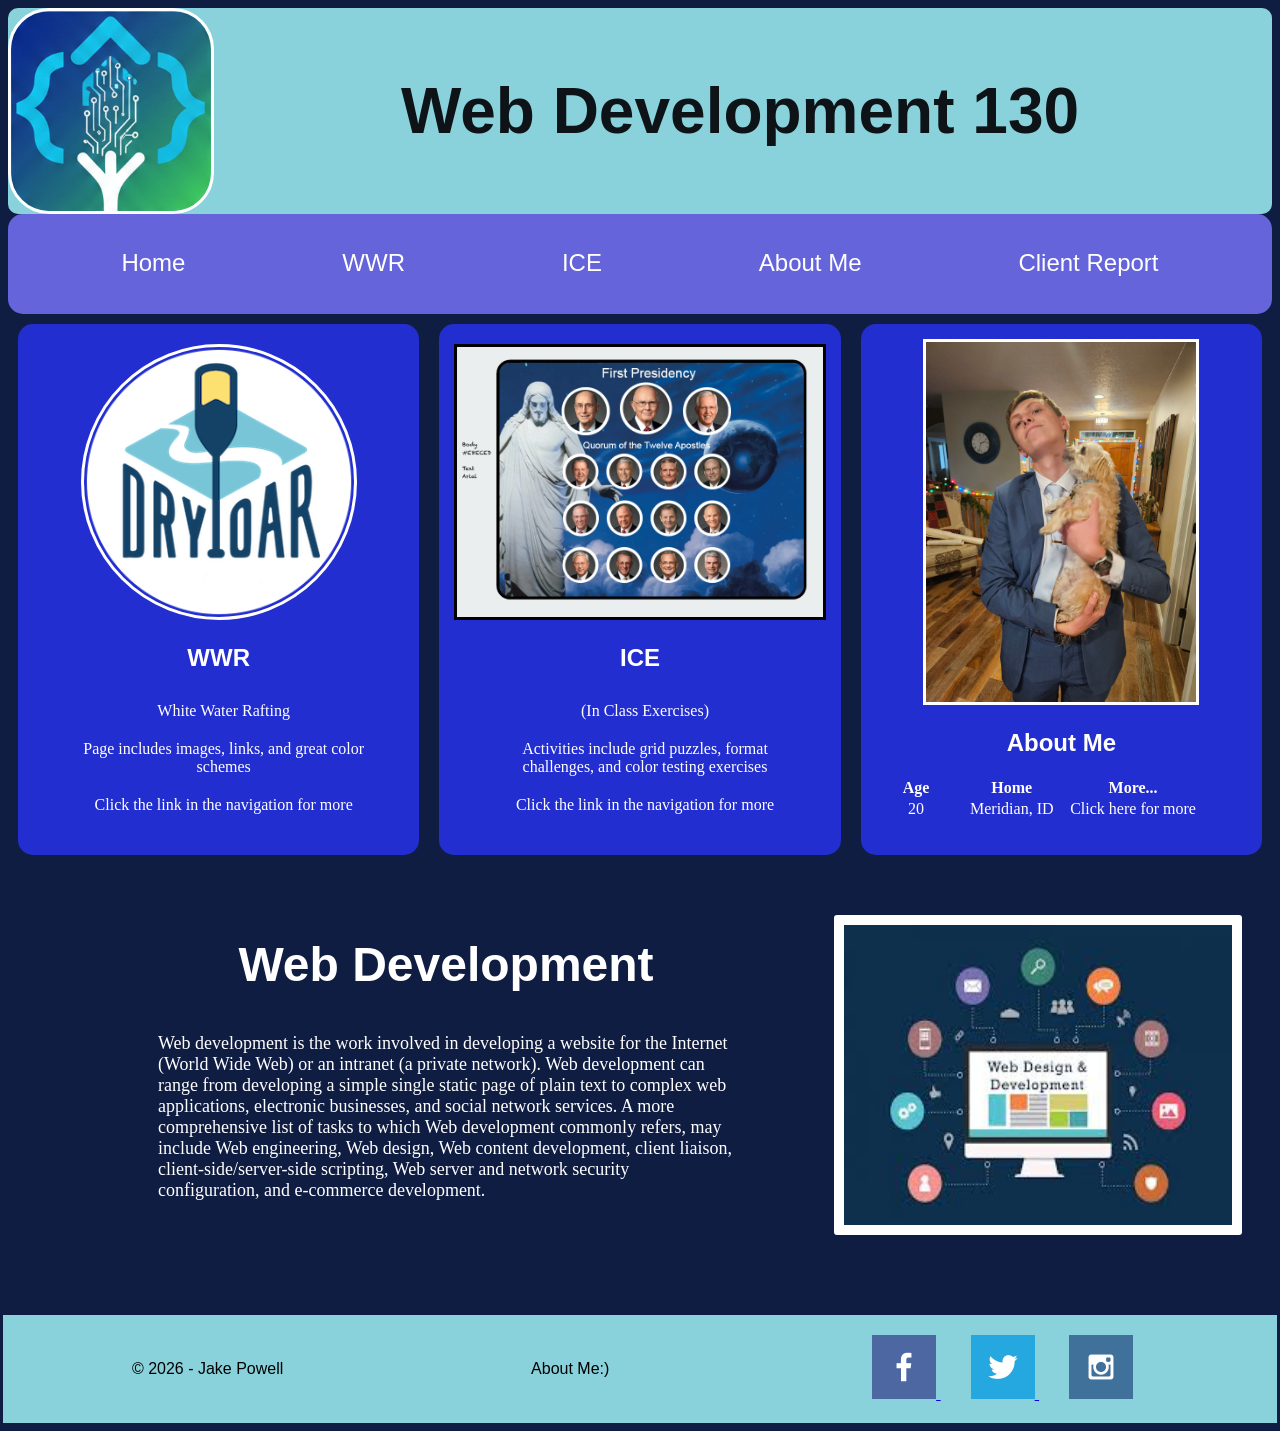
<file: index.html>
<!DOCTYPE html>
<html lang="en">
<head>
    <meta charset="UTF-8">
    <meta name="viewport" content="width=device-width, initial-scale=1.0">
    <title>Home Page</title>
    <link rel="stylesheet" href="style.css">
    <link rel="icon" href="home.images/Logo.png">
</head>
<body>
    <header>
        <img id="logo" src="home.images/Logo.png" alt="logo">
        <h1 class="class-name">Web Development 130</h1>
    </header>
    <nav>
        <ul>
            <li class="tabs"><a href="index.html" target="_blank">Home</a></li>
            <li class="tabs"><a href="wwr/index.html" target="_blank">WWR</a></li>
            <li class="tabs"><a href="ice.html" target="_blank">ICE</a></li>
            <li class="tabs"><a href="aboutme.html" target="_blank">About Me</a></li>
            <li class="tabs"><a href="client_report.html" target="_blank">Client Report</a></li>
        </ul>
    </nav>
    <main>
        <div class="wwr">
            <img id="img-wwr" src="home.images/dryoarlogo.png" alt="WWR">
            <h2>WWR</h2>
            <ul>
                <li>White Water Rafting</li>
                <li>Page includes images, links, and great color schemes</li>
                <li>Click the link in the navigation for more</li>
            </ul>
        </div>
        <div class="ice">
            <img id="img-ice" src="home.images/ApostleSpotlight_Design.png">
            <h2>ICE</h2>
            <ul>
                <li>(In Class Exercises)</li>
                <li>Activities include grid puzzles, format challenges, and color testing exercises</li>
                <li>Click the link in the navigation for more</li>
            </ul>
        </div>
        <div class="about-me">
            <img id="img-me"src="home.images/aboutme.jpg">
            <h2>About Me</h2>
            <table id="about-me-table">
                <tr>
                    <th>Age</th>
                    <th>Home</th>
                    <th>More...</th>
                </tr>
                <tr>
                    <td>20</td>
                    <td>Meridian, ID</td>
                    <td><a href="aboutme.html">Click here for more</a></td>
                </tr>
            </table>
        </div>
    </main>
        <div class="web-dev">
            <H3 id="web-dev-t">Web Development</H3>
            <img id="web-dev-i" src="home.images/webdev.jpg" alt="web development">
            <p id="web-dev-p">Web development is the work involved in developing a website for the Internet (World Wide Web) or an intranet (a private network). Web development can range from developing a simple single static page of plain text to complex web applications, electronic businesses, and social network services. A more comprehensive list of tasks to which Web development commonly refers, may include Web engineering, Web design, Web content development, client liaison, client-side/server-side scripting, Web server and network security configuration, and e-commerce development.</p>
        </div>
    <footer>
        <p>&copy; 2026 - Jake Powell</p>
        <p ><a id="contact-f" href="aboutme.html">About Me:)</a></p>
        <div class="social">
            <a id="fb"  href="https://facebook.com" target="_blank">
                <img src="home.images/facebook.png" alt="fb icon">
            </a>
            <a id="tw" href="https://twitter.com" target="_blank">
                <img src="home.images/twitter.png" alt="twitter icon">
            </a>
            <a id="inst" href="https://instagram.com" target="_blank">
                <img src="home.images/instagram.png" alt="insta icon">
            </a>
        </div>
    </footer>
</body>
</html>
</file>
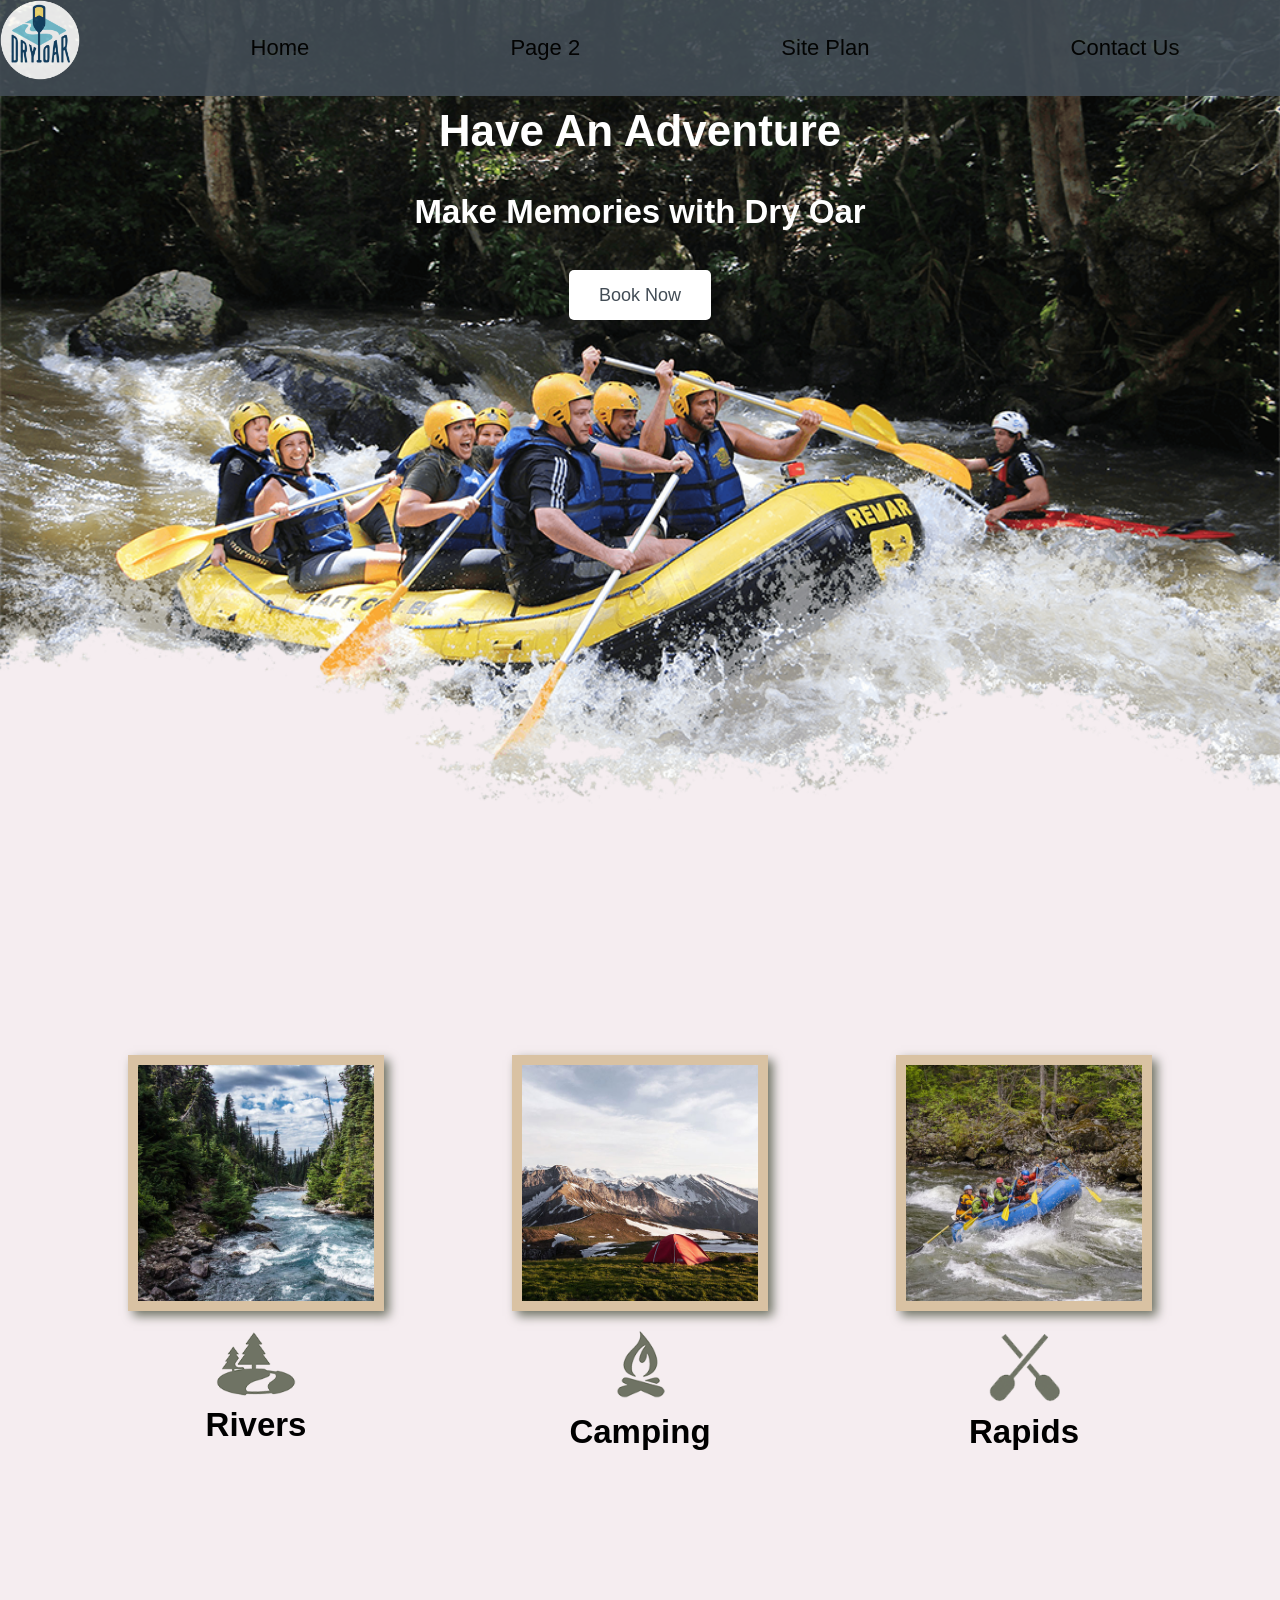
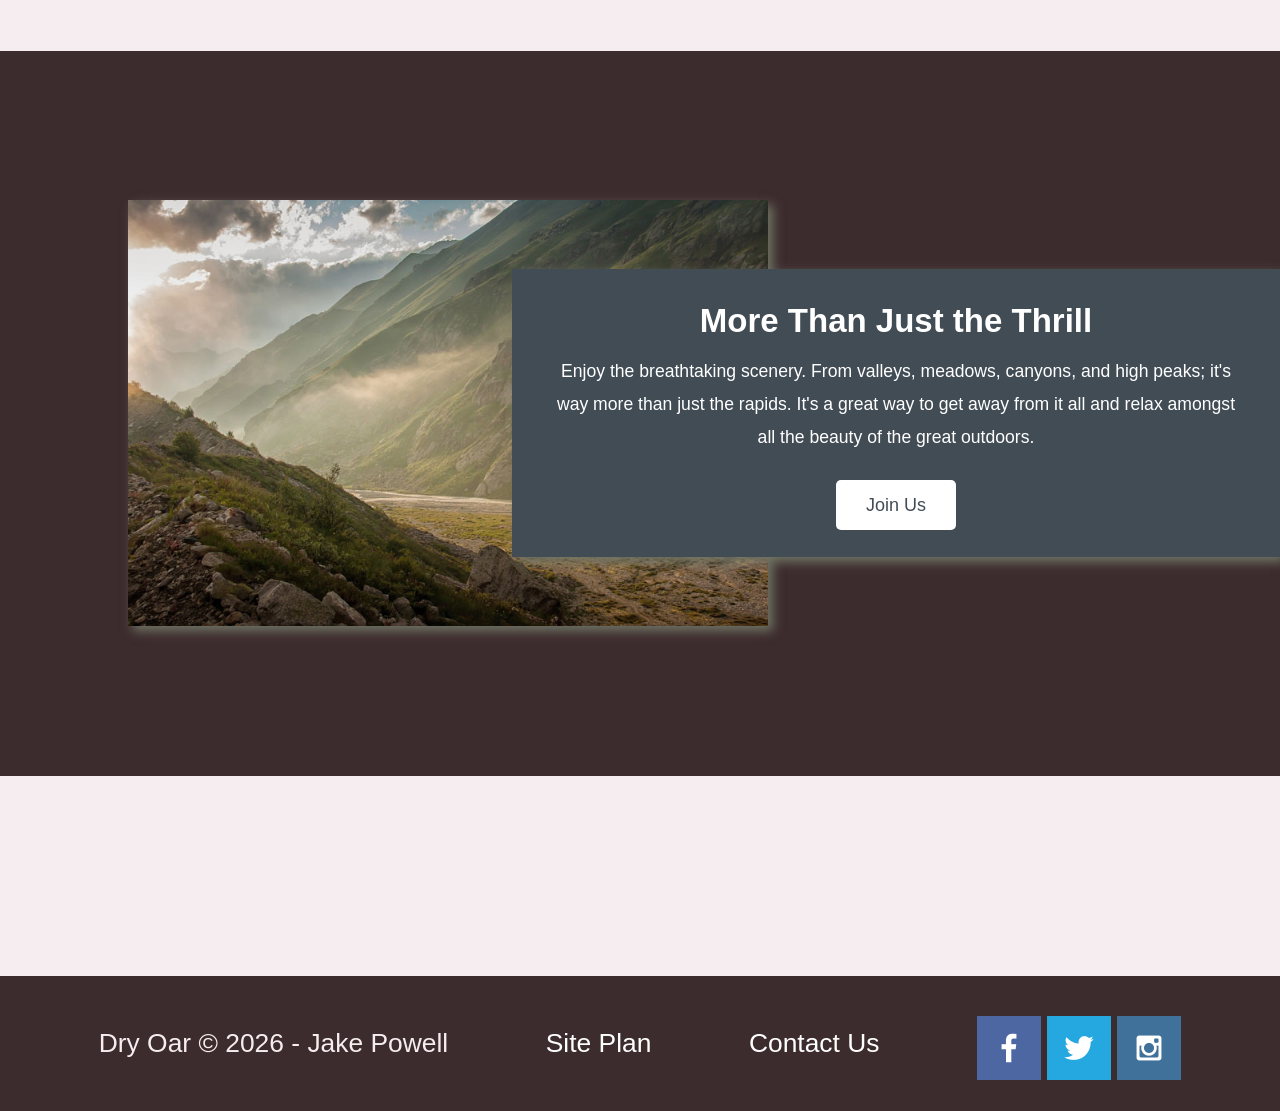
<file: wwr/index.html>
<!DOCTYPE html>
<html lang="en">
<head>
    <meta charset="UTF-8">
    <meta name="viewport" content="width=device-width, initial-scale=1.0">
    <title>Home</title>
    <link rel="stylesheet" href="styles/style.css">
</head>
<body>
    <div id="content">
    <header> 
        <a id= "logo_link" href="index.html">
            <img class="logo" src="./images/dryoarlogo.png" alt="Dry Oar Logo">
        </a>
        <nav>
            <a href="index.html">Home</a>
            <a href="#">Page 2</a>
            <a href="site-plan-rafting.html">Site Plan </a>
            <a href="contactus.html">Contact Us</a>
        </nav>
    </header>
    <div id="hero">
        <div id="hero-box">
        <img id="hero-img" src ="images/hero.png" alt="People enjoying white water rafting">
        </div>
    <section id="hero-msg">
        <h1 class="home-title">Have An Adventure</h1>
        <h2>Make Memories with Dry Oar </h2>
        <div class="button-box">
            <a class="book" href="rates.html">Book Now</a>
        </div>
    </section>
    </div>
    <main class="home-grid">
        <section class="rivers-card">
            <img class="card-img" src="images/rivers.jpg" alt="river in forest">
            <img class="icon" src="images/river_icon.png" alt="river icon">
            <h2>Rivers</h2>
        </section>
        <section class="camping-card">
            <img class="card-img" src="images/camping.jpg" alt="tent in mountain">
            <img class="icon" src="images/fire_icon.png" alt="fire icon">
            <h2>Camping</h2>
        </section>
        <section class="rapids-card">
            <img class="card-img" src="images/rapids.jpg" alt="rafting boat">
            <img class="icon" src="images/oars.png" alt="oars icon">
            <h2>Rapids</h2>
        </section>
        <div id="background"></div>
        <img class="mountains" src="images/mountains.jpg" alt="misty mountains">
        <section class="msg">
            <h2>More Than Just the Thrill</h2>
            <p>Enjoy the breathtaking scenery. From valleys, meadows, canyons, and high peaks; it's way more than just the rapids. It's a great way to get away from it all and relax amongst all the beauty of the great outdoors.</p>
            <a class="join" href="rivers.html">Join Us</a>
        </section>
    </main>
    <footer>
        <p>Dry Oar &copy; 2026 - Jake Powell</p>
        <p><a href="site-plan-rafting.html">Site Plan</a></p>
        <p><a href="contactus.html">Contact Us</a></p>
        <div class="social">
            <a   href="https://facebook.com" target="_blank">
                <img src="images/facebook.png" alt="fb icon">
            </a>
            <a href="https://twitter.com" target="_blank">
                <img src="images/twitter.png" alt="twitter icon">
            </a>
            <a href="https://instagram.com" target="_blank">
                <img src="images/instagram.png" alt="insta icon">
            </a>
        </div>
    </footer>
    </div>
</body>
</html>
</file>
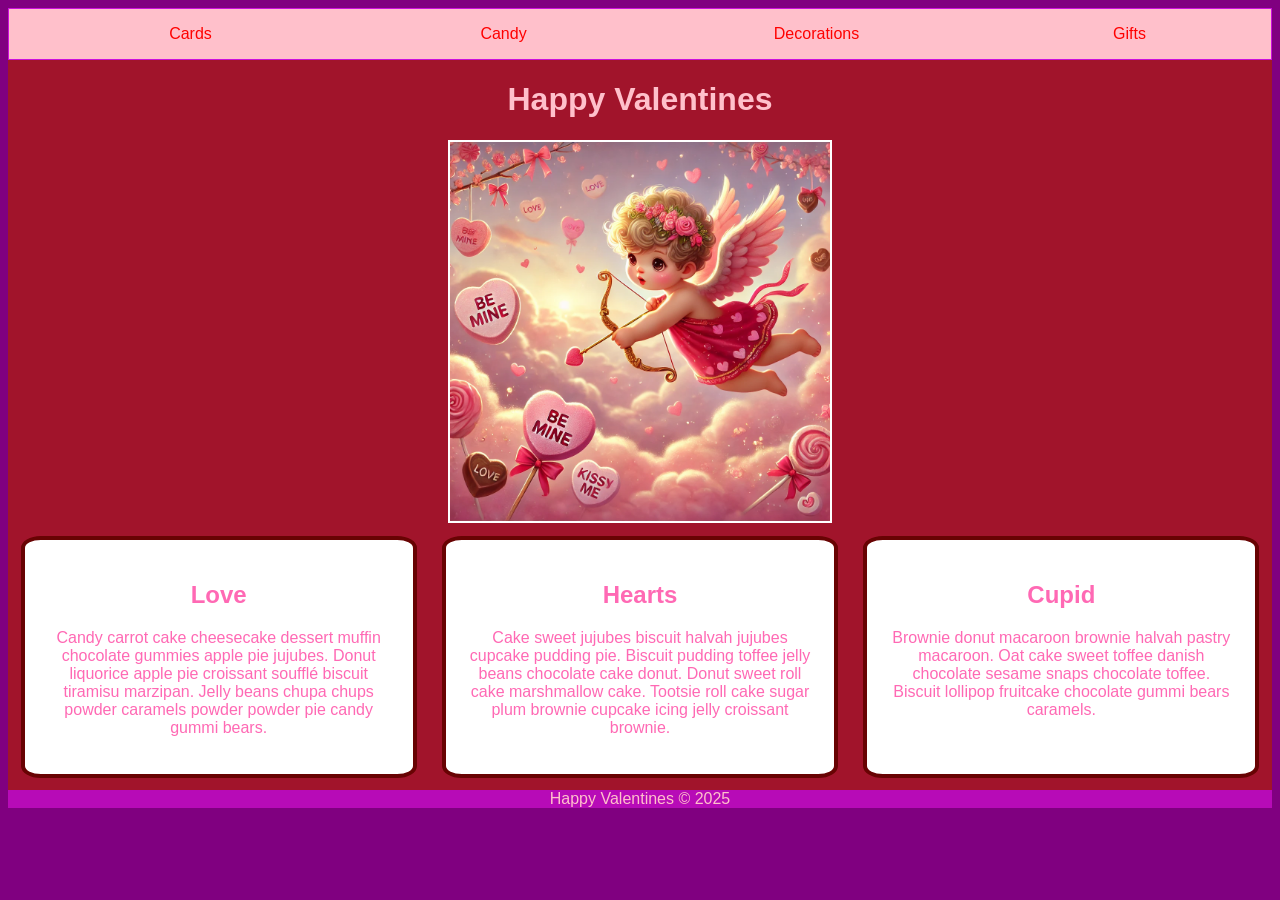
<file: ice/valentines/valentines/index.html>
<!DOCTYPE html>
<html lang="en">

<head>
    <meta charset="UTF-8">
    <meta name="viewport" content="width=device-width, initial-scale=1.0">
    <title>Happy Valentines Page</title>
    <link rel="stylesheet" href="styles/styles.css">
</head>

<body>
    <div id="wrapper">
        <header>
            <nav>
                <ul>
                    <li>Cards</li>
                    <li>Candy</li>
                    <li>Decorations</li>
                    <li>Gifts</li>
                </ul>
            </nav>
        </header>
        <main>
            <h1>Happy Valentines</h1>
            <img src="images/valentines.png">
            <section>
                <h2>Love</h2>
                <p>Candy carrot cake cheesecake dessert muffin chocolate gummies apple
                    pie jujubes. Donut liquorice apple pie croissant soufflé biscuit
                    tiramisu marzipan. Jelly beans chupa chups powder caramels powder
                    powder pie candy gummi bears. </p>
            </section>
            <section>
                <h2>Hearts</h2>
                <p>Cake sweet jujubes biscuit halvah jujubes cupcake pudding pie. Biscuit
                    pudding toffee jelly beans chocolate cake donut. Donut sweet roll cake
                    marshmallow cake. Tootsie roll cake sugar plum brownie cupcake icing
                    jelly croissant brownie.</p>
            </section>
            <section>
                <h2>Cupid</h2>
                <p>Brownie donut macaroon brownie halvah pastry macaroon. Oat cake sweet
                    toffee danish chocolate sesame snaps chocolate toffee. Biscuit lollipop
                    fruitcake chocolate gummi bears caramels.</p>
            </section>
        </main>
        <footer>
            Happy Valentines &copy; 2025
        </footer>
    </div>
</body>

</html>
</file>
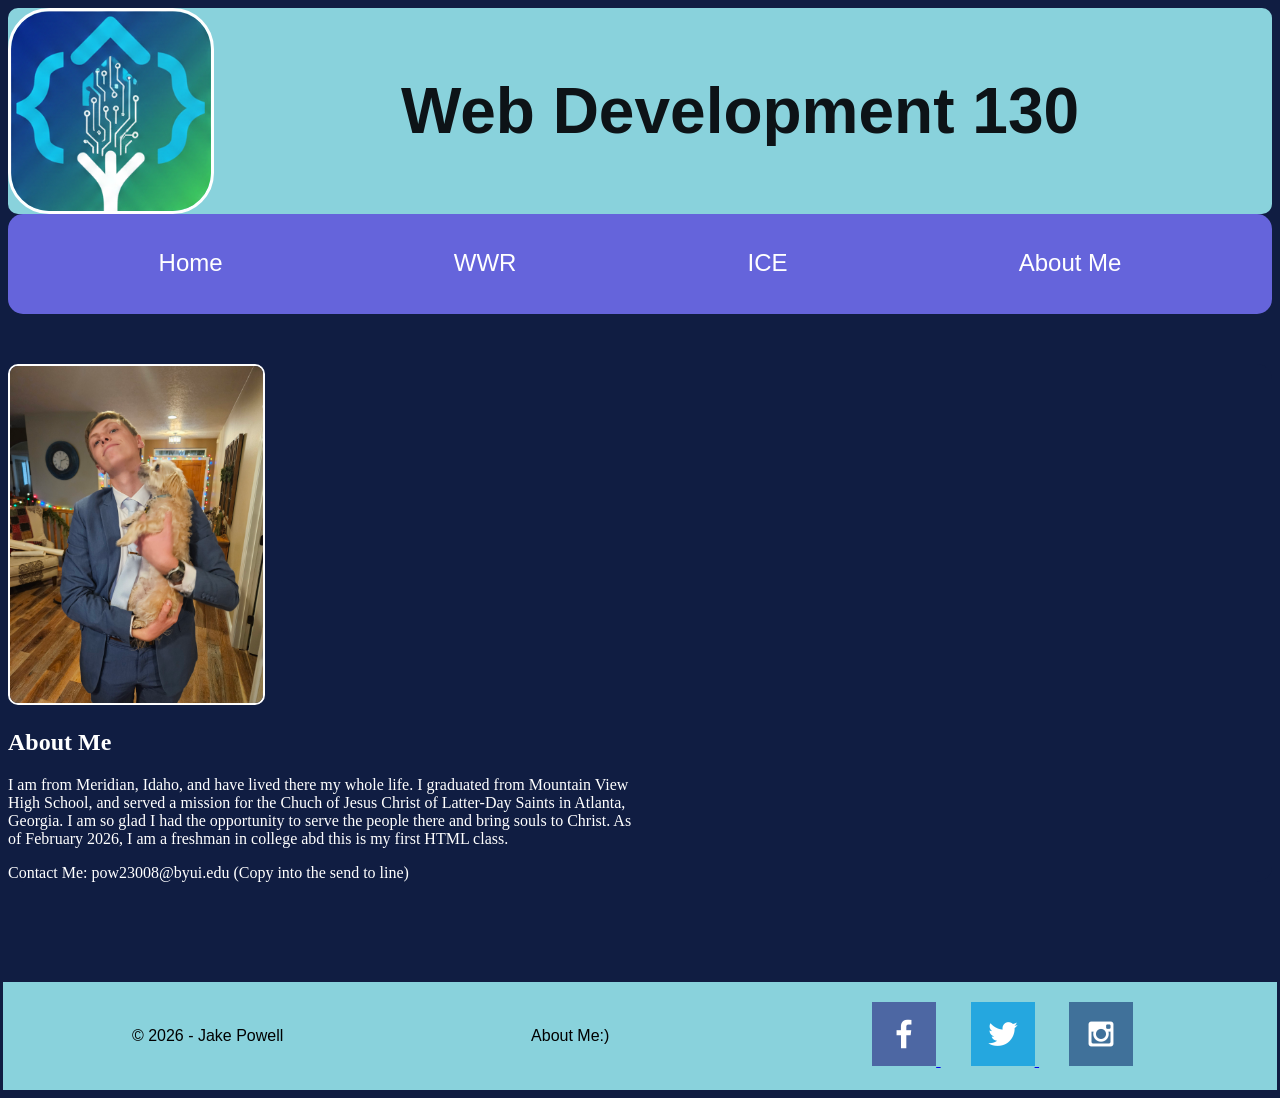
<file: aboutme.html>
<!DOCTYPE html>
<html lang="en">
<head>
    <meta charset="UTF-8">
    <meta name="viewport" content="width=device-width, initial-scale=1.0">
    <title>About Me</title>
    <link rel="stylesheet" href="style2.css">
    <link rel="icon" href="home.images/Logo.png">
</head>
<body>
    <header>
        <img id="logo" src="home.images/Logo.png" alt="logo">
        <h1 class="class-name">Web Development 130</h1>
    </header>
    <nav>
        <ul>
            <li class="tabs"><a href="index.html" target="_blank">Home</a></li>
            <li class="tabs"><a href="wwr/index.html" target="_blank">WWR</a></li>
            <li class="tabs"><a href="ice.html" target="_blank">ICE</a></li>
            <li class="tabs"><a href="aboutme.html" target="_blank">About Me</a></li>
        </ul>
    </nav>
    <main>
        <img src="home.images/aboutme.jpg">
        <h2>About Me</h2>
        <p>I am from Meridian, Idaho, and have lived there my whole life. I graduated from Mountain View High School, and served a mission for the Chuch of Jesus Christ of Latter-Day Saints in Atlanta, Georgia. I am so glad I had the opportunity to serve the people there and bring souls to Christ. As of February 2026, I am a freshman in college abd this is my first HTML class.</p>
        <p>Contact Me: pow23008@byui.edu (Copy into the send to line)</p>
    </main>
    <footer>
        <p>&copy; 2026 - Jake Powell</p>
        <p ><a id="contact-f" href="aboutme.html">About Me:)</a></p>
        <div class="social">
            <a id="fb"  href="https://facebook.com" target="_blank">
                <img src="home.images/facebook.png" alt="fb icon">
            </a>
            <a id="tw" href="https://twitter.com" target="_blank">
                <img src="home.images/twitter.png" alt="twitter icon">
            </a>
            <a id="inst" href="https://instagram.com" target="_blank">
                <img src="home.images/instagram.png" alt="insta icon">
            </a>
        </div>
    </footer>
</body>
</html>
</file>
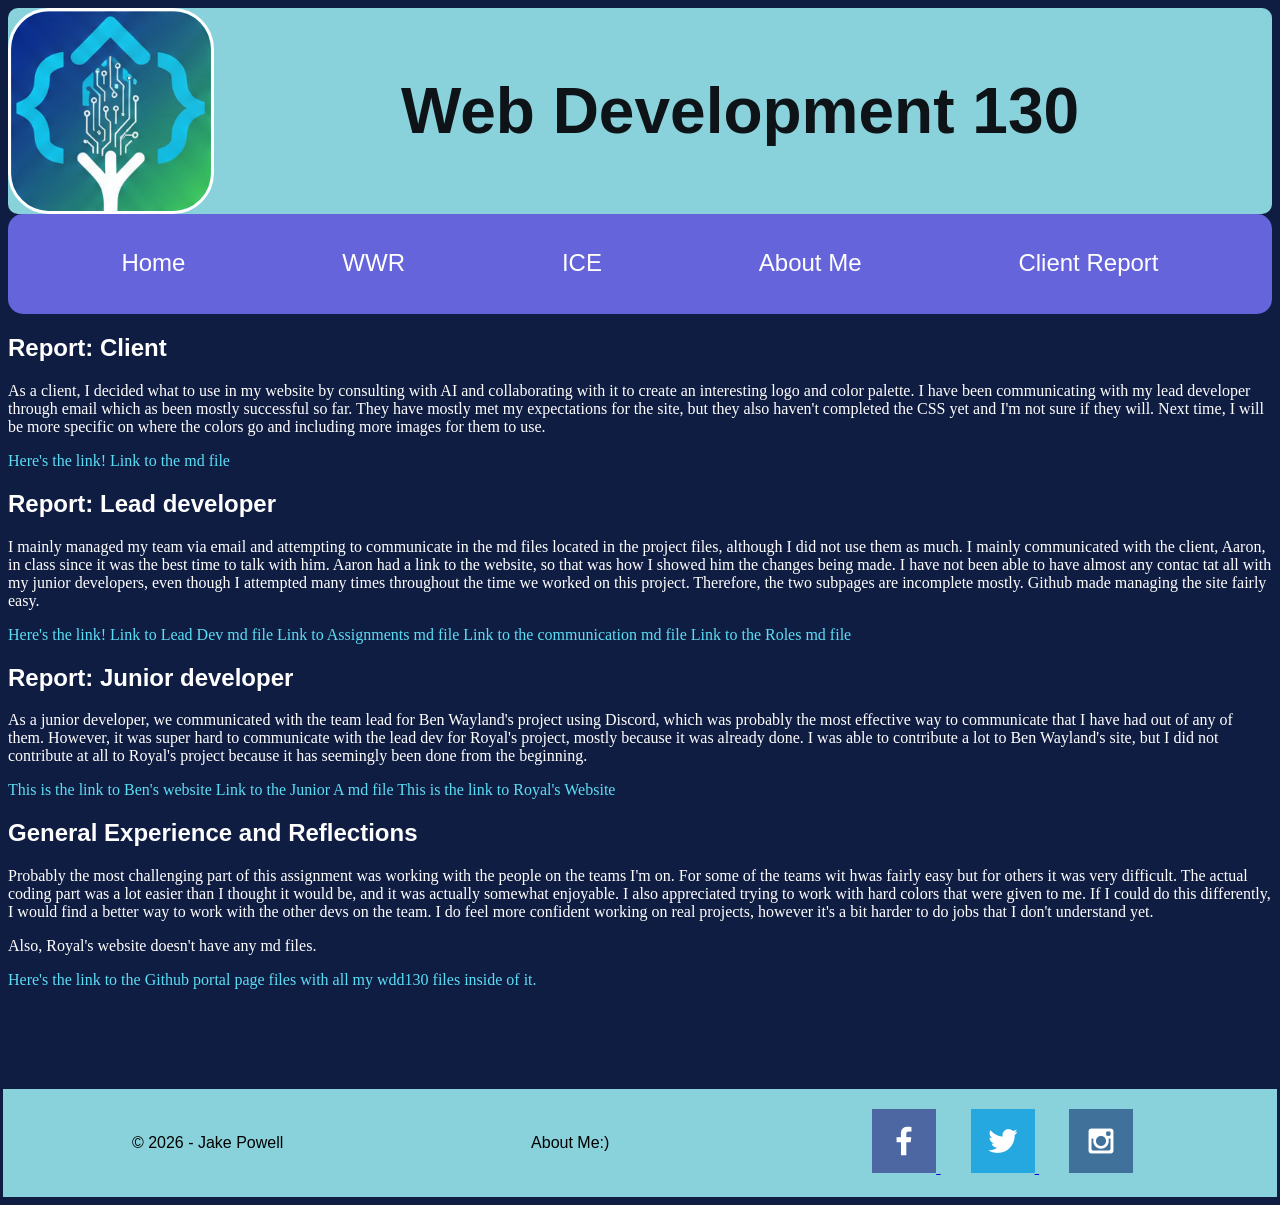
<file: client_report.html>
<!DOCTYPE html>
<html lang="en">
<head>
    <meta charset="UTF-8">
    <meta name="viewport" content="width=device-width, initial-scale=1.0">
    <title>Client Report</title>
    <link rel="stylesheet" href="style.css">
    <link rel="icon" href="home.images/Logo.png">
</head>
<body>
    <header>
        <img id="logo" src="home.images/Logo.png" alt="logo">
        <h1 class="class-name">Web Development 130</h1>
    </header>
    <nav>
        <ul>
            <li class="tabs"><a href="index.html" target="_blank">Home</a></li>
            <li class="tabs"><a href="wwr/index.html" target="_blank">WWR</a></li>
            <li class="tabs"><a href="ice.html" target="_blank">ICE</a></li>
            <li class="tabs"><a href="aboutme.html" target="_blank">About Me</a></li>
            <li class="tabs"><a href="client_report.html" target="_blank">Client Report</a></li>
        </ul>
    </nav>
    <div>
    <h2>Report: Client</h2>
    <p>As a client, I decided what to use in my website by consulting with AI and collaborating with it to create an interesting logo and color palette. I have been communicating with my lead developer through email which as been mostly successful so far. They have mostly met my expectations for the site, but they also haven't completed the CSS yet and I'm not sure if they will. Next time, I will be more specific on where the colors go and including more images for them to use.</p>
    <a class="clink" href="https://jake16powell-glitch.github.io/wdd130_Project_Jake_Powell/">Here's the link!</a>
    <a class="clink" href="https://github.com/jake16powell-glitch/wdd130_Project_Jake_Powell/blob/main/project/Reports/Client.md">Link to the md file</a>
</div>
<div>
    <h2>Report: Lead developer</h2>
    <p>I mainly managed my team via email and attempting to communicate in the md files located in the project files, although I did not use them as much. I mainly communicated with the client, Aaron, in class since it was the best time to talk with him. Aaron had a link to the website, so that was how I showed him the changes being made. I have not been able to have almost any contac tat all with my junior developers, even though I attempted many times throughout the time we worked on this project. Therefore, the two subpages are incomplete mostly. Github made managing the site fairly easy.</p>
    <a class="clink" href="https://aaronyorke314.github.io/WDD130-Website-Project-Aaron/">Here's the link!</a>
    <a class="clink" href="https://github.com/AaronYorke314/WDD130-Website-Project-Aaron/blob/main/project/reports/LeadDeveloper.md">Link to Lead Dev md file</a>
    <a class="clink" href="https://github.com/AaronYorke314/WDD130-Website-Project-Aaron/blob/main/project/Assignments.md">Link to Assignments md file</a>
    <a class="clink" href="https://github.com/AaronYorke314/WDD130-Website-Project-Aaron/blob/main/project/communication.md">Link to the communication md file</a>
    <a class="clink" href="https://github.com/AaronYorke314/WDD130-Website-Project-Aaron/blob/main/project/Roles.md">Link to the Roles md file</a>
</div>
<div>
    <h2>Report: Junior developer</h2>
    <p>As a junior developer, we communicated with the team lead for Ben Wayland's project using Discord, which was probably the most effective way to communicate that I have had out of any of them. However, it was super hard to communicate with the lead dev for Royal's project, mostly because it was already done. I was able to contribute a lot to Ben Wayland's site, but I did not contribute at all to Royal's project because it has seemingly been done from the beginning.</p>
    <a class="clink" href="https://benwayland-cell.github.io/wdd130_Fara-wayland_Collection/">This is the link to Ben's website</a>
    <a class="clink" href="https://github.com/benwayland-cell/wdd130_Fara-wayland_Collection/blob/main/project/Reports/JuniorA.md">Link to the Junior A md file</a>
    <a class="clink" href="https://greeny299.github.io/Student-Survival-Hub/">This is the link to Royal's Website</a>

</div>
<div>
    <h2>General Experience and Reflections</h2>
    <p>Probably the most challenging part of this assignment was working with the people on the teams I'm on. For some of the teams wit hwas fairly easy but for others it was very difficult. The actual coding part was a lot easier than I thought it would be, and it was actually somewhat enjoyable. I also appreciated trying to work with hard colors that were given to me. If I could do this differently, I would find a better way to work with the other devs on the team. I do feel more confident working on real projects, however it's a bit harder to do jobs that I don't understand yet.</p>
    <p>Also, Royal's website doesn't have any md files.</p>
    <a class="clink" href="https://github.com/jake16powell-glitch/Jake-project-Final">Here's the link to the Github portal page files with all my wdd130 files inside of it.</a>
</div>
<footer>
        <p>&copy; 2026 - Jake Powell</p>
        <p ><a id="contact-f" href="aboutme.html">About Me:)</a></p>
        <div class="social">
            <a id="fb"  href="https://facebook.com" target="_blank">
                <img src="home.images/facebook.png" alt="fb icon">
            </a>
            <a id="tw" href="https://twitter.com" target="_blank">
                <img src="home.images/twitter.png" alt="twitter icon">
            </a>
            <a id="inst" href="https://instagram.com" target="_blank">
                <img src="home.images/instagram.png" alt="insta icon">
            </a>
        </div>
    </footer>
</body>
</html>
</file>
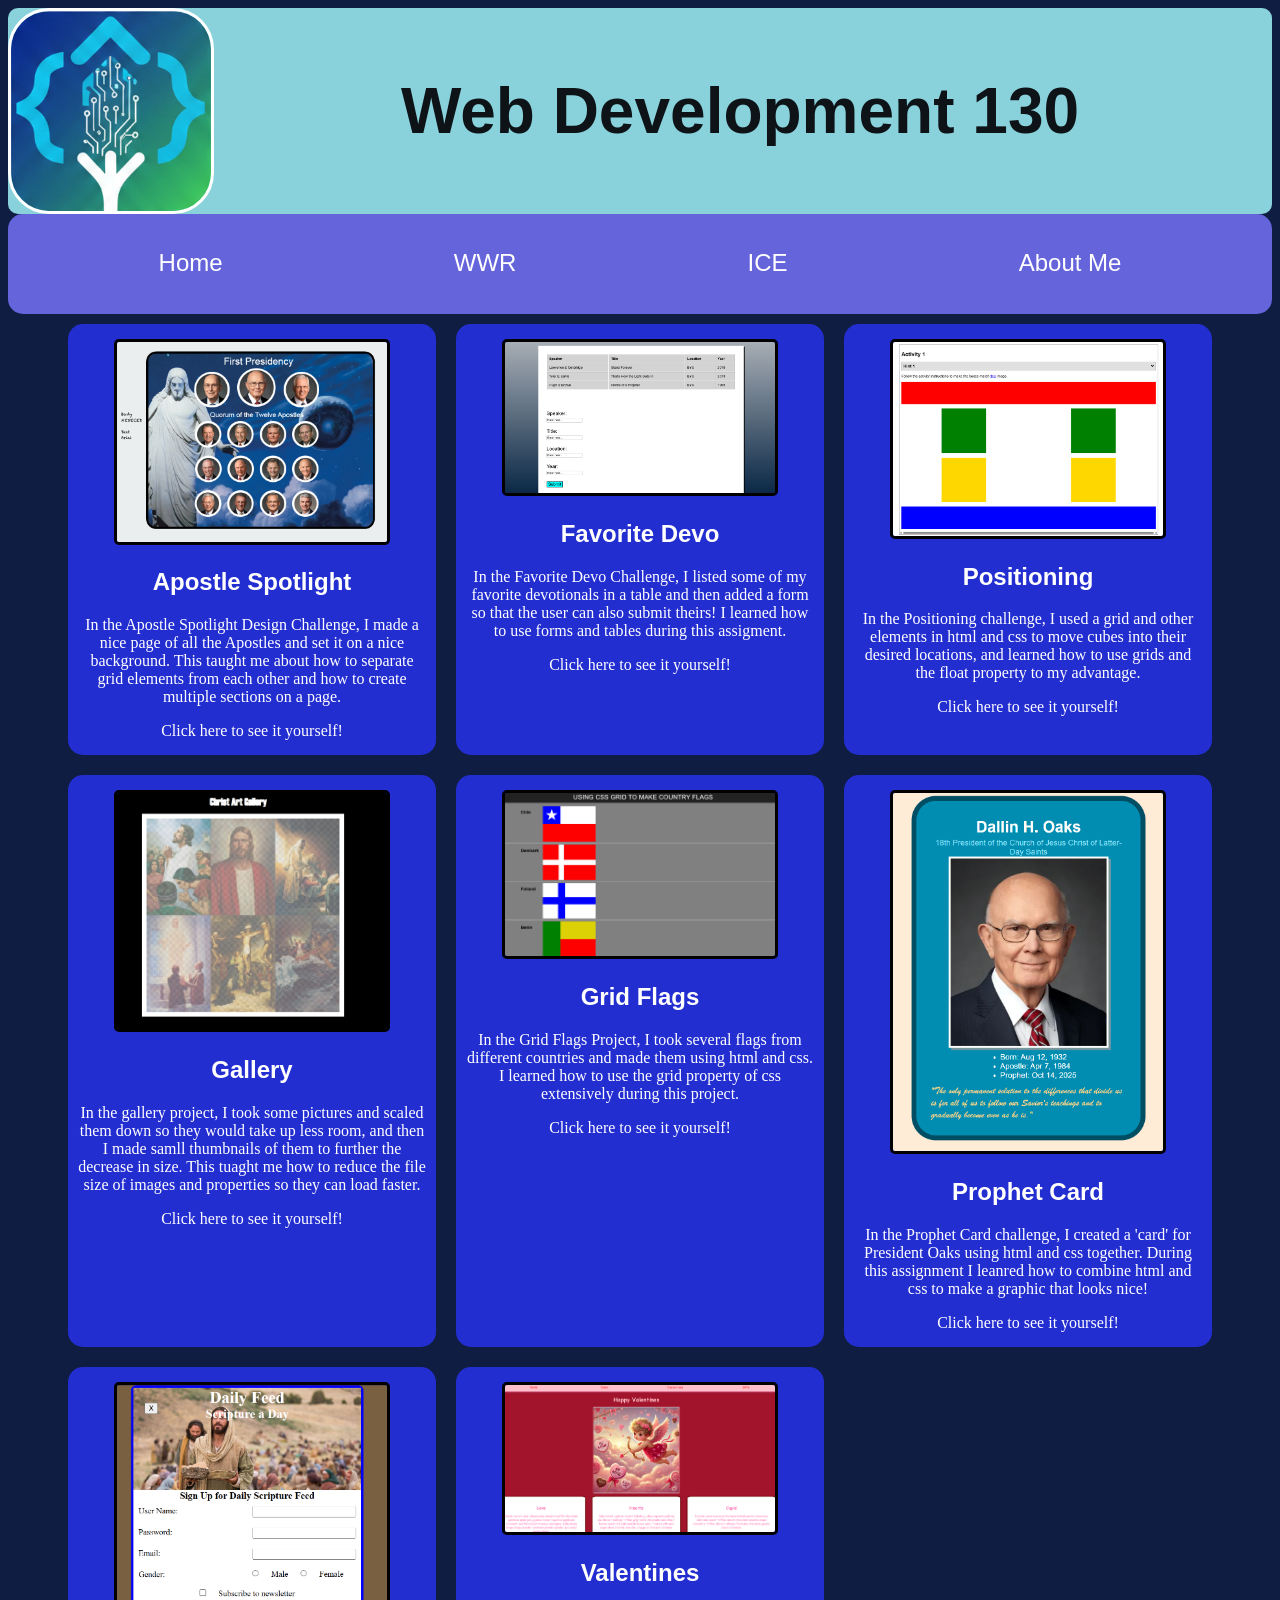
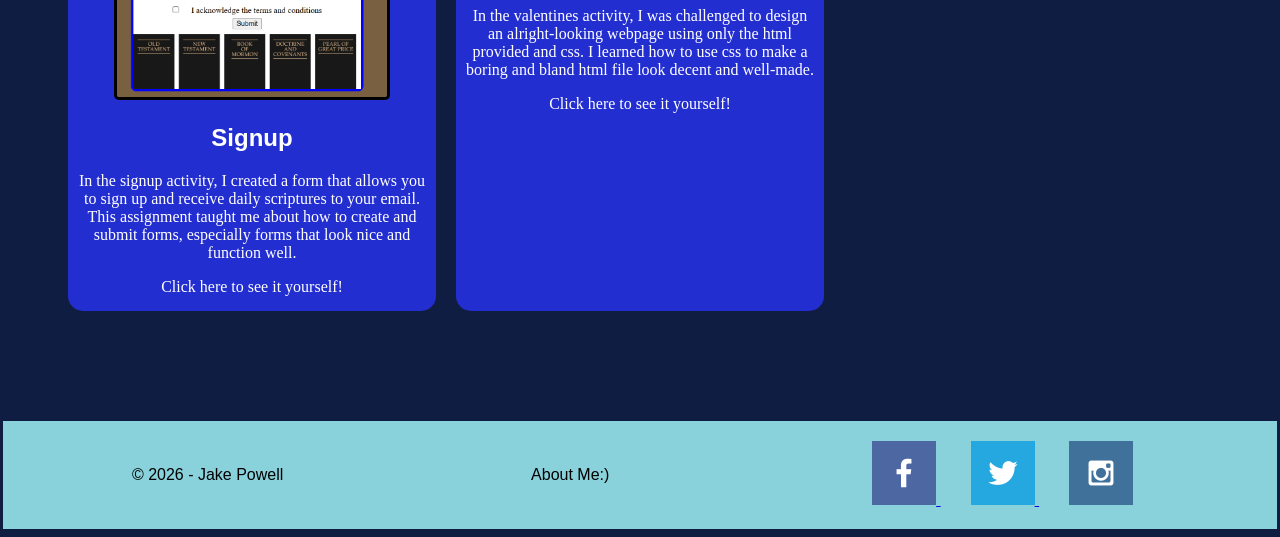
<file: ice.html>
<!DOCTYPE html>
<html lang="en">
<head>
    <meta charset="UTF-8">
    <meta name="viewport" content="width=device-width, initial-scale=1.0">
    <title>ICE</title>
    <link rel="stylesheet" href="style1.css">
    <link rel="icon" href="home.images/Logo.png">
</head>
<body>
    <header>
        <img id="logo" src="home.images/Logo.png" alt="logo">
        <h1 class="class-name">Web Development 130</h1>
    </header>
    <nav>
        <ul>
            <li class="tabs"><a href="index.html" target="_blank">Home</a></li>
            <li class="tabs"><a href="wwr/index.html" target="_blank">WWR</a></li>
            <li class="tabs"><a href="ice.html" target="_blank">ICE</a></li>
            <li class="tabs"><a href="aboutme.html" target="_blank">About Me</a></li>
        </ul>
    </nav>
    <main>
        <div class="subject">
            <img class="img" src="home.images/ApostleSpotlight_Design.png" alt="apostle spotlight"> 
            <h2>Apostle Spotlight</h2>
            <p>In the Apostle Spotlight Design Challenge, I made a nice page of all the Apostles and set it on a nice background. This taught me about how to separate grid elements from each other and how to create multiple sections on a page.</p>
            <a href="ice\apostle_spotlight\apostle_spotlight\apostles.html" target="_blank">Click here to see it yourself!</a>
        </div>
        <div class="subject">
            <img class="img" src="home.images/fav-devo.png">
            <h2>Favorite Devo</h2>
            <p>In the Favorite Devo Challenge, I listed some of my favorite devotionals in a table and then added a form so that the user can also submit theirs! I learned how to use forms and tables during this assigment.</p>
            <a href="ice\favorite_devo\favdevo.html" target="_blank">Click here to see it yourself!</a>
        </div>
        <div class="subject">
            <img class="img" src="home.images/positioning.png" >
            <h2>Positioning</h2>
            <p>In the Positioning challenge, I used a grid and other elements in html and css to move cubes into their desired locations, and learned how to use grids and the float property to my advantage.</p>
            <a href="ice\positioning\positioning\positioning.html" target="_blank">Click here to see it yourself!</a>
        </div>
        <div class="subject">
            <img class="img" src="home.images/gallery.png" >
            <h2>Gallery</h2>
            <p>In the gallery project, I took some pictures and scaled them down so they would take up less room, and then I made samll thumbnails of them to further the decrease in size. This tuaght me how to reduce the file size of images and properties so they can load faster.</p>
            <a href="ice\gallery\gallery\gallery.html" target="_blank">Click here to see it yourself!</a>
        </div>
        <div class="subject">
            <img class="img" src="home.images/flags.png" >
            <h2>Grid Flags</h2>
            <p>In the Grid Flags Project, I took several flags from different countries and made them using html and css. I learned how to use the grid property of css extensively during this project.</p>
            <a href="ice\grid_flags\grid_flags\flags.html" target="_blank">Click here to see it yourself!</a>
        </div>
        <div class="subject">
            <img class="img" src="home.images/prophet-card.png" > 
            <h2>Prophet Card</h2>
            <p>In the Prophet Card challenge, I created a 'card' for President Oaks using html and css together. During this assignment I leanred how to combine html and css to make a graphic that looks nice!</p>
            <a href="ice\prophet_cards\prophet_cards\oaks.html" target="_blank">Click here to see it yourself!</a>
        </div>
        <div class="subject">
            <img class="img" src="home.images/signup.png" >
            <h2>Signup</h2>
            <p>In the signup activity, I created a form that allows you to sign up and receive daily scriptures to your email. This assignment taught me about how to create and submit forms, especially forms that look nice and function well.</p>
            <a href="ice\signup\signup.html" target="_blank">Click here to see it yourself!</a>
        </div>
        <div class="subject">
            <img class="img" src="home.images/valentines.png">
            <h2>Valentines</h2>
            <p>In the valentines activity, I was challenged to design an alright-looking webpage using only the html provided and css. I learned how to use css to make a boring and bland html file look decent and well-made.</p>
            <a href="ice\valentines\valentines\index.html" target="_blank">Click here to see it yourself!</a>
        </div>
    </main>
    <footer>
        <p>&copy; 2026 - Jake Powell</p>
        <p ><a id="contact-f" href="aboutme.html">About Me:)</a></p>
        <div class="social">
            <a id="fb"  href="https://facebook.com" target="_blank">
                <img src="home.images/facebook.png" alt="fb icon">
            </a>
            <a id="tw" href="https://twitter.com" target="_blank">
                <img src="home.images/twitter.png" alt="twitter icon">
            </a>
            <a id="inst" href="https://instagram.com" target="_blank">
                <img src="home.images/instagram.png" alt="insta icon">
            </a>
        </div>
    </footer>
</body>
</html>
</file>
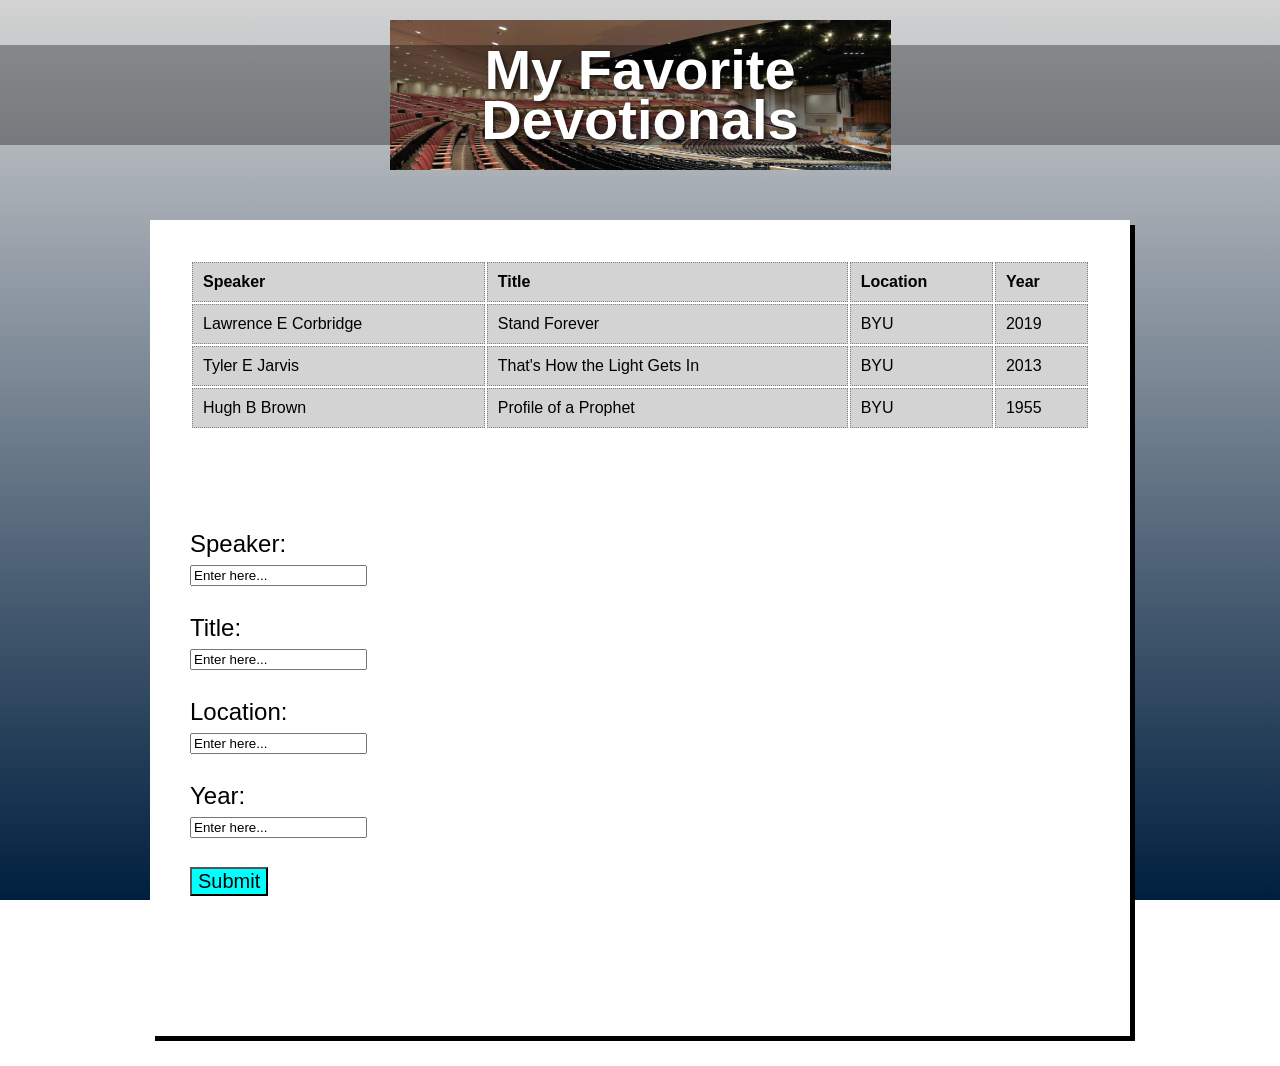
<file: ice/favorite_devo/favdevo.html>
<!--
Author: Jake Powell
Class: WDD130
Copyright date: 2/9/2026

Sources: speeches.byu.edu
https://alveyworld.github.io/wdd130/activities/week06/ice-favorite_devo.html





-->

<!DOCTYPE html>
<html lang="en">
<head>
  <meta charset="UTF-8" />
  <meta name="viewport" content="width=device-width, initial-scale=1.0"/>
  <title>My Favorite Devotionals</title>
  <link rel="stylesheet" href="styles/styles.css" />
</head>
<body>
  <div class="container">
    <header class="header">
      <div class="header-image">
        <h1>My Favorite<br>Devotionals</h1>
      </div>
    </header>
    <main>
      <div class="content-box">
        <!-- Add your devotional content here -->
         <table class="devo-table">
          <tr>
            <th>Speaker</th>
            <th>Title</th>
            <th>Location</th>
            <th>Year</th>
          </tr>
          <tr>
            <td>Lawrence E Corbridge</td>
            <td>Stand Forever</td>
            <td>BYU</td>
            <td>2019</td>
          </tr>
          <tr>
            <td>Tyler E Jarvis</td>
            <td>That's How the Light Gets In</td>
            <td>BYU</td>
            <td>2013</td>
          </tr>
          <tr>
            <td>Hugh B Brown</td>
            <td>Profile of a Prophet</td>
            <td>BYU</td>
            <td>1955</td>
          </tr>
         </table>
         <form class="form-table">
          <label>Speaker:</label><br>
          <input type="text" value="Enter here..."><br><br>
          <label>Title:</label><br>
          <input type="text" value="Enter here..."><br><Br>
          <label>Location:</label><br>
          <input type="text" value="Enter here..."><br><br>
          <label>Year:</label><br>
          <input type="text" value="Enter here..."><br><br>
          <input class="button" type="submit" value="Submit">
         </form>
      </div>
    </main>
  </div>
</body>
</html>
</file>
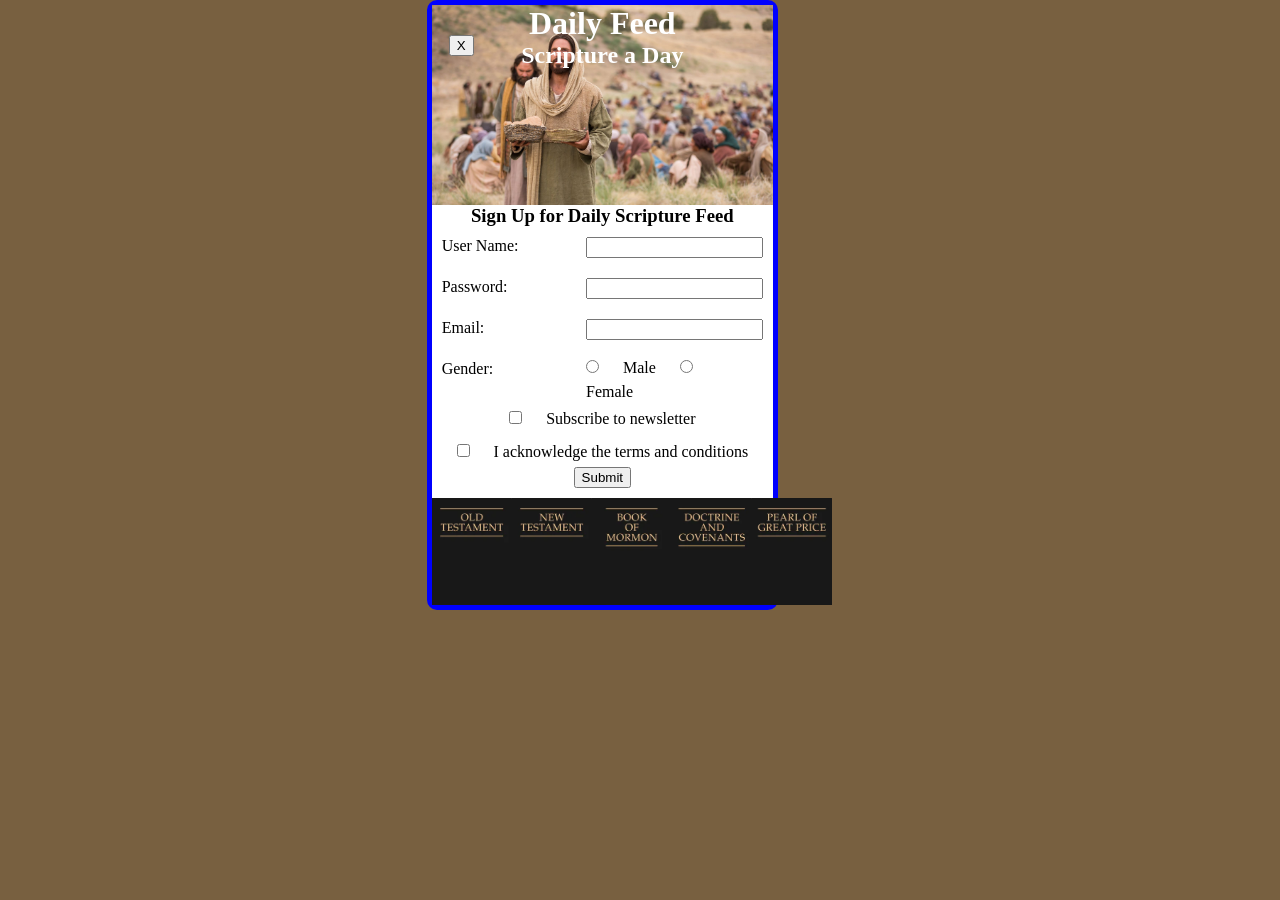
<file: ice/signup/signup.html>
<!DOCTYPE html>
<html lang="en">

<head>
    <meta charset="UTF-8">
    <meta name="viewport" content="width=device-width, initial-scale=1.0">
    <title>Daily Feed Sign Up</title>
    <link rel="stylesheet" href="style.css">
    <style>
        * {
            margin: 0;
        }
    </style>




</head>

<body>
    <div id="formContainer">
        <div id="title">
            <h1>Daily Feed</h1>
            <h2>Scripture a Day</h2>
        </div>
        <form id="myForm">
            <h3>Sign Up for Daily Scripture Feed</h3>
            <button type="button" id="closeBtn">X</button>
            <label for="username">User Name:</label>
            <input type="text" id="username" name="username" required>

            <label for="password">Password:</label>
            <input type="password" id="password" name="password" required>

            <label for="email">Email:</label>
            <input type="email" id="email" name="email" required>

            <label>Gender:</label>
            <div>
                <input type="radio" id="male" name="gender" value="male" required>
                <label for="male">Male</label>
                <input type="radio" id="female" name="gender" value="female" required>
                <label for="female">Female</label>
            </div>

            <section id="subscribe">
                <input type="checkbox" id="newsletter" name="newsletter">
                <label for="newsletter">Subscribe to newsletter</label>
            </section>

            <section id="conditions">
                <input type="checkbox" id="conditions" name="conditions" required>
                <label for="conditions">I acknowledge the terms and conditions</label>
            </section>

            <section id="submit">
                <button type="submit">Submit</button>
            </section>
            <section id="scriptures">
                <img src="images/old_testament.webp">
                <img src="images/new_testament.webp">
                <img src="images/book_of_mormon.webp">
                <img src="images/doctrine_and_covenants.webp">
                <img src="images/pearl_of_great_price.webp">
            </section>
        </form>
    </div>

    <div id="output"></div>

    <script>
        // Here is some Javascript to start looking forward to wdd131
        document.getElementById("closeBtn").addEventListener("click", function () {
            document.getElementById("formContainer").style.display = "none";
         });
        const form = document.getElementById('myForm');
        const output = document.getElementById('output');

        form.addEventListener('submit', function (event) {
            event.preventDefault(); // Stop form from actually submitting

            const formData = new FormData(form);
            const entries = [];

            for (const [key, value] of formData.entries()) {
                if (key == "password") {
                    entries.push(`<strong>${key}</strong>: ${value} (you should probably encrypt the password)`);
                } else {
                    entries.push(`<strong>${key}</strong>: ${value}`);
                }
            }

            output.innerHTML = `
            <br>  
            <h3>Here is the data that would be sent to the server:</h3>
            <ul>
                ${entries.map(item => `<li>${item}</li>`).join('')}
            </ul>
            `;
                });
    </script>

</body>

</html>
</file>
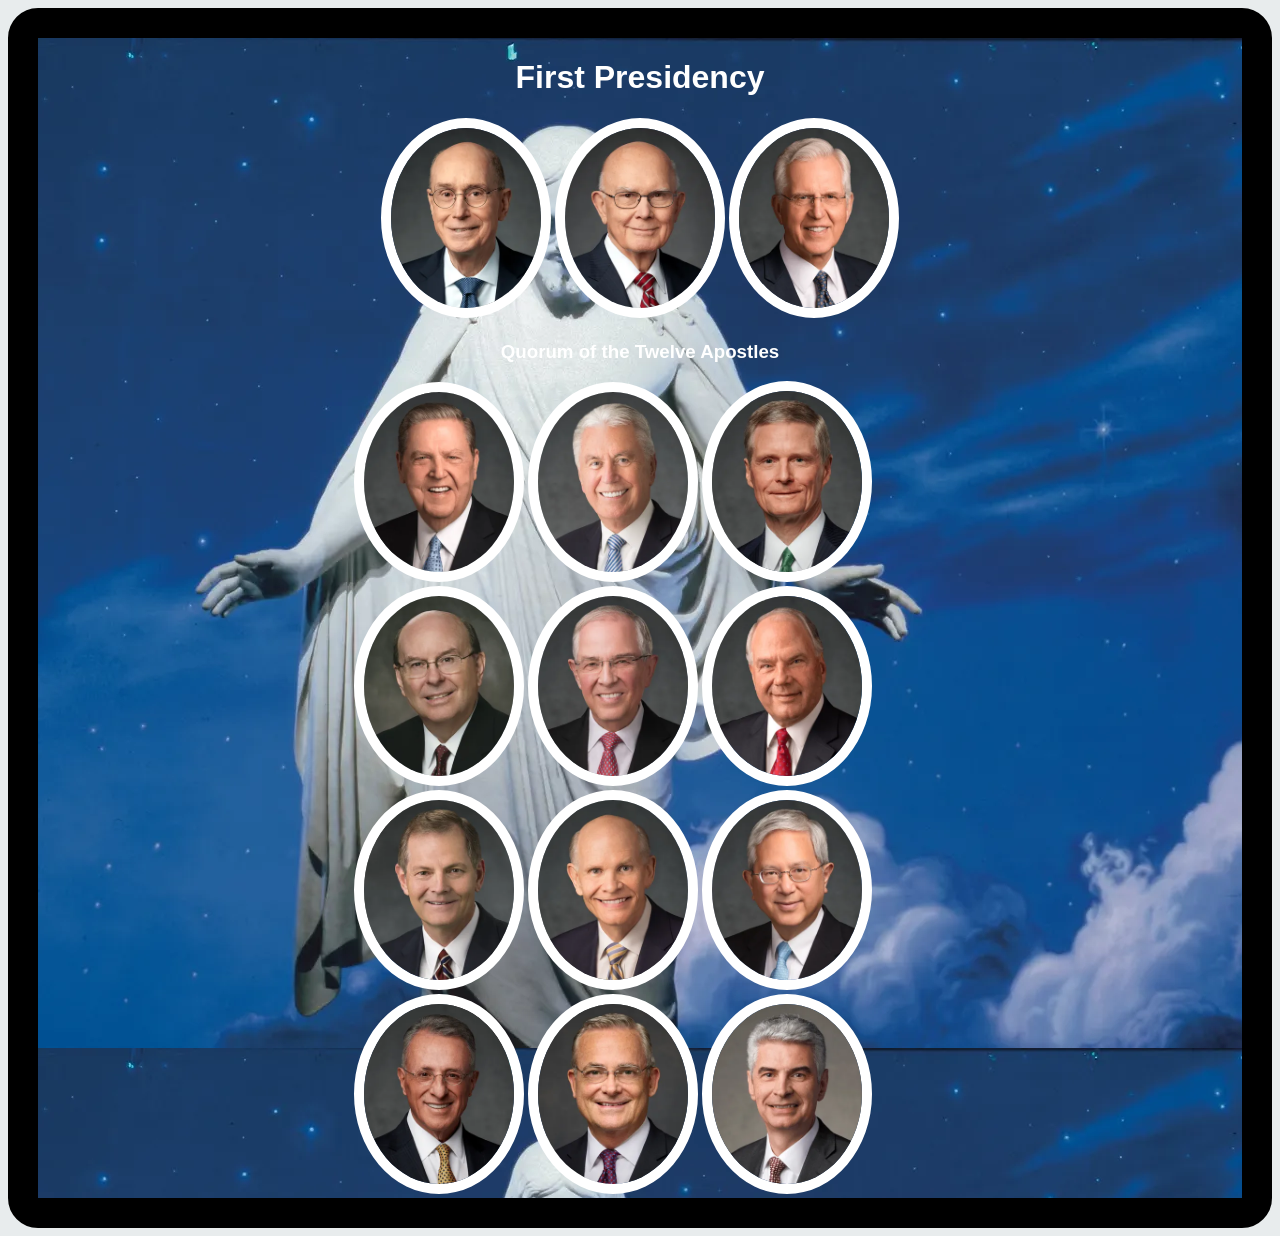
<file: ice/apostle_spotlight/apostle_spotlight/apostles.html>
<!DOCTYPE html>
<html lang="en">
<head>
    <meta charset="UTF-8">
    <meta name="viewport" content="width=device-width, initial-scale=1.0">
    <title>Apostles Spotlights</title>
    <style>
        /* Insert styles here */
        body {
            background-color: #E8ECED;
        }
        main {
            background-image: url(images/christus.webp);
            width: 1fr;
            border: 30px solid black;
            border-radius: 30px;
            padding: 0 25%;
            display:grid;
        }
        .title {
            font-family: Arial, sans-serif;
            justify-content: center;  
            color: white;
        }
        .sub-title {
            font-family: Arial, sans-serif;
            color: white;
            text-align: center;
        }
        #first {
            display: inline;
            margin: auto;
            text-align: center;
        }
        #q {
            margin: auto;
            padding: 0 300px;
        }
        .image {
            border: 10px solid white;
            border-radius: 50%;
            width: 150px;
            justify-content: center;
            grid-column: 1fr;
        }
        .image:hover{
            border: 10px solid black;
            border-radius: 50%;
            width: 150px;
            justify-content: center;
            grid-column: 1fr;
        }
    </style>
</head>
<body>
    <!-- Insert HTML elements here -->
    <main>
        <first-presidency id="first">
            <h1 class="title">First Presidency</h1>
            <img class="image" id="eyring" src="images/eyring.webp" alt="President Henry B Eyring">
            <img class="image" src="images/oaks.webp" alt="President Dallin H Oaks">
            <img class="image" src="images/christofferson.webp" alt="President D Todd Christofferson">
        </first-presidency>
        <q12 class="q">
            <h3 class="sub-title">Quorum of the Twelve Apostles</h3>
            <img class="image" src="images/holland.webp" alt="President Jeffrey R Holland">
            <img class="image" src="images/uchtdorf.webp" alt="uchtdorf">
            <img class="image" src="images/bednar.webp" alt="bednar">
            <img class="image" src="images/cook.webp" alt="cook">
            <img class="image" src="images/anderson.webp" alt="andersen">
            <img class="image" src="images/rasband.webp" alt="rasband">
            <img class="image" src= "images/stevenson.webp" alt="stevenson">
            <img class="image" src="images/renlund.webp" alt="renlund">
            <img class="image" src="images/gong.webp" alt="gong">
            <img class="image" src="images/soares.webp" alt="soares">
            <img class="image" src="images/kearon.webp" alt="kearon">
            <img class="image" src="images/causse.webp" alt="kearon">
        </q12>
     </main>
</body>
</html>
</file>
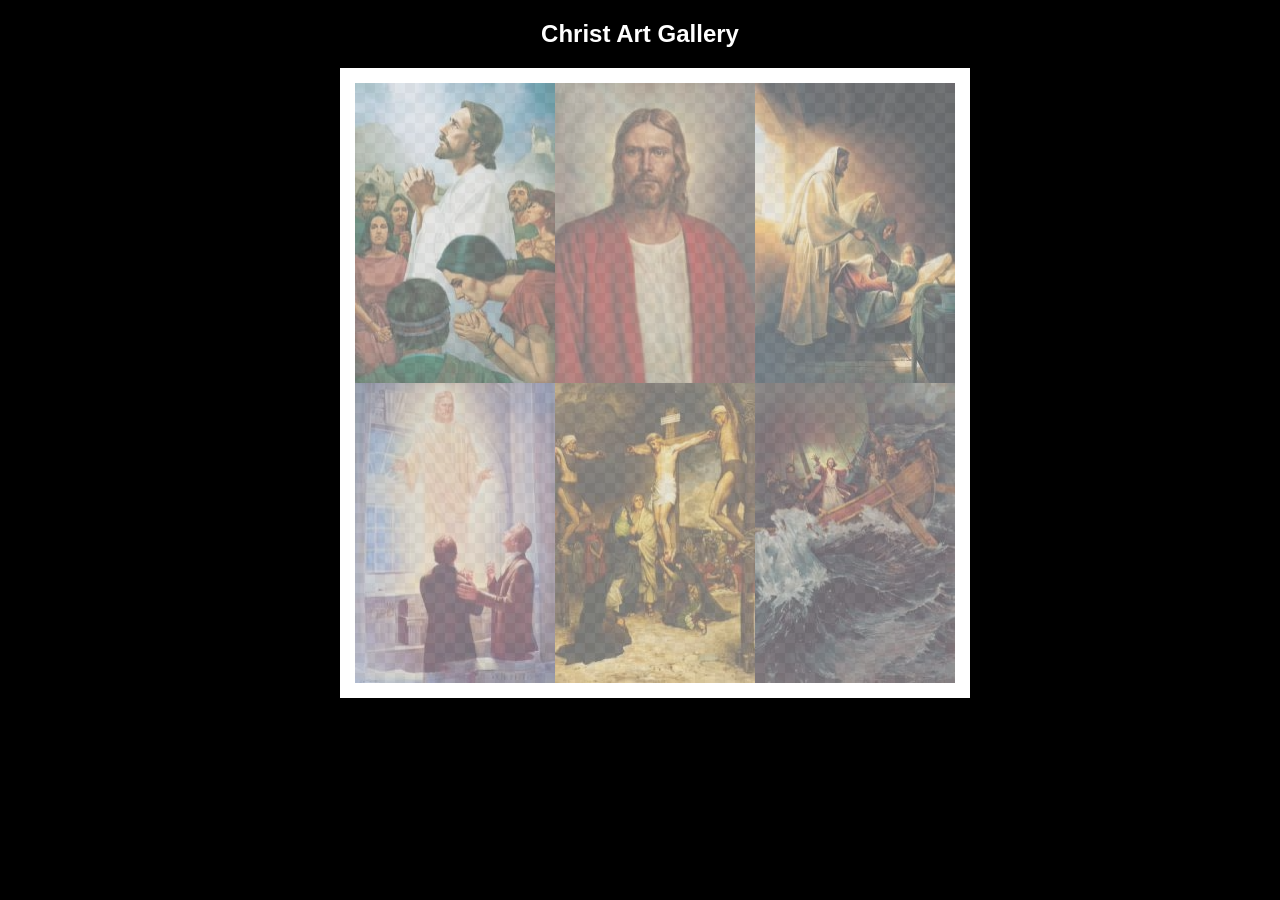
<file: ice/gallery/gallery/gallery.html>
<!DOCTYPE html>
<html lang="en">
<head>
    <meta charset="UTF-8">
    <meta name="viewport" content="width=device-width, initial-scale=1.0">
    <title>Images of Christ</title>
    <style>
        body {
            background: black;
        }
        #wrapper{
            width: 600px;
            margin: 0 auto;
        }
        nav {
            color: white;
            text-align: center;
            font-family: Haettenschweiler, 'Arial Narrow Bold', sans-serif;
        }
        #gallery{
            display: grid;
            grid-template-columns: 200px 200px 200px;
            border: 15px solid rgb(255, 255, 255);
            width: 100%;
            background-color: #ddd;
            background-image:
                linear-gradient(45deg, #ccc 26%, transparent 26%), 
                linear-gradient(135deg, #ccc 26%, transparent 26%),
                linear-gradient(45deg, transparent 75%, #ccc 75%),
                linear-gradient(135deg, transparent 75%, #ccc 75%);
            background-size: 20px 20px; /* Must be a square */
            background-position: 0 0, 10px 0, 10px -10px, 0px 10px; 
            
        }
        #gallery a {
            cursor: url('images/christus.png'), pointer;
        }
        #gallery img {
            /* make a thumbnail of the image that is 200x300 
               instead of using width and height here to help the page load faster */
            width: 200px; 
            height: 300px;

            opacity:50%;
            display:block;
        }
        #gallery img:hover{
            opacity: 100%;
        }
    </style>
</head>
<body>
    <div id="wrapper">
        <nav>
            <h1>Christ Art Gallery</h1>
        </nav>
        <main>
            <div id="gallery">
                <a href="images/big/img1.jpg"><img src="images/small/img1.png" alt="huge file size" ></a>
                <a href="images/big/img2.jpg"><img src="images/small/img2.png" alt="huge file size" ></a>
                <a href="images/big/img3.jpg"><img src="images/small/img3.png" alt="huge file size" ></a>
                <a href="images/big/img4.jpg"><img src="images/small/img4.png" alt="huge file size" ></a>
                <a href="images/big/img5.jpg"><img src="images/small/img5.png" alt="huge file size" ></a>
                <a href="images/big/img6.jpg"><img src="images/small/img6.png" alt="huge file size" ></a>
            </div>
        </main>
    </div>
</body>
</html>
</file>
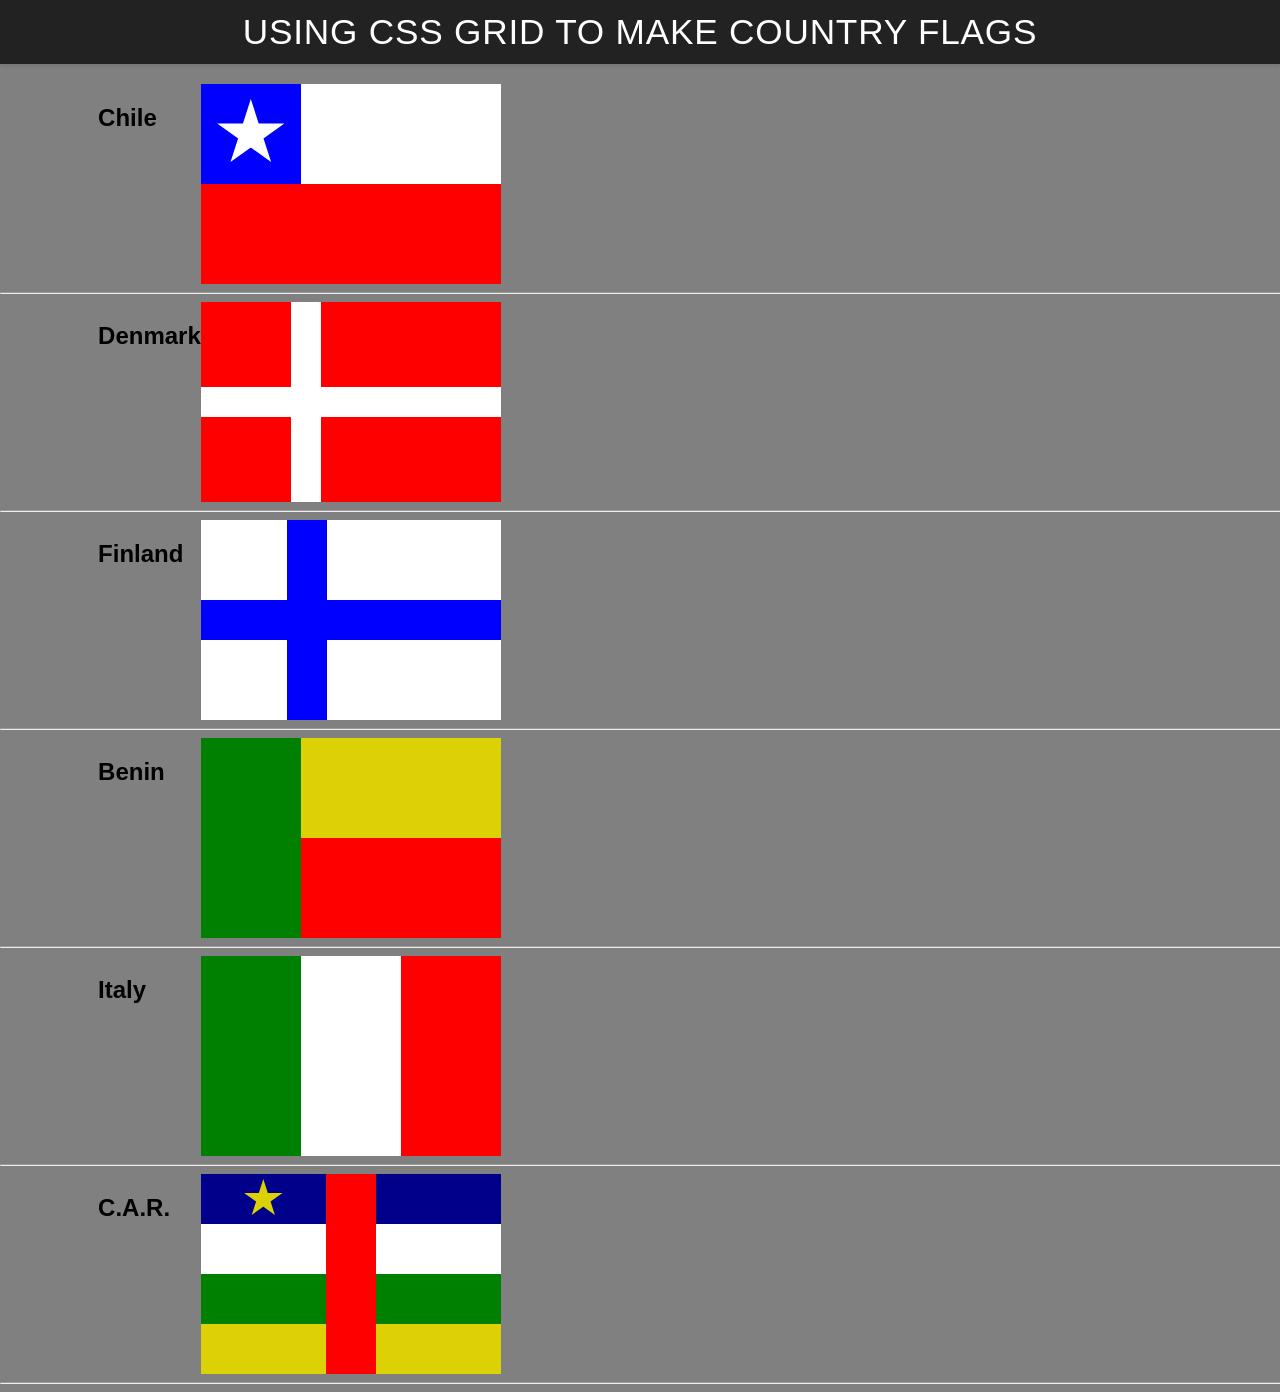
<file: ice/grid_flags/grid_flags/flags.html>
<!DOCTYPE html>
<html lang="en">


<!--
Author: Jake Powell
2/17/26
Sources:
https://alveyworld.github.io/wdd130/activities/week07/ice-country_flags.html

-->
<head>
    <meta charset="UTF-8">
    <meta name="viewport" content="width=device-width, initial-scale=1.0">
    <title>Flag</title>
    <style>
        body {
            margin: 0;
            font-family: 'Helvetica Neue', sans-serif;
            background-color: gray;
        }

        header {
            background-color: #222;
            color: #fff;
            padding: 0.75rem 1.5rem;
            display: flex;
            align-items: center;
            justify-content: center;
            font-size: 1.1rem;
            letter-spacing: 0.05rem;
            text-transform: uppercase;
            box-shadow: 0 2px 4px rgba(0, 0, 0, 0.1);
        }

        header h1 {
            margin: 0;
            font-weight: 400;
        }
        main {
            display: grid;
            grid-template-columns: .1fr .1fr 1fr .1fr;
            margin-top: 20px;
        }
        hr {
            width: 100%;
            grid-column: 1 / 5;
        }
        h2 {
            grid-column: 2/3;
        }

        #blue {
            background: blue;
            grid-column: 1 / 2;
            display: grid;
            align-items: center;
            justify-items: center;
        }

        #white {
            background: white;
            grid-column: 2 / 4;
        }

        #red {
            background: red;
            grid-column: 1 / 4;
        }

        #chile {
            display: grid;
            grid-template-columns: 1fr 1fr 1fr;
            grid-template-rows: 1fr 1fr;
            height: 200px;
            width: 300px;
        }
        #chile:hover {
            transform: scale(1.1);
            box-shadow: 5px 5px rgb(70, 70, 70);
        }
        .star {
            width: 70px;
            aspect-ratio: 1;
            background: white;
            clip-path: polygon(50% 0, 79% 90%, 2% 35%, 98% 35%, 21% 90%);
        }

        #denmark {
            display: grid;
            grid-template-columns: 1fr 30px 1fr 1fr;
            grid-template-rows:1fr 30px 1fr;
            height: 200px;
            width: 300px;
            background: white;
        }
        #denmark:hover {
            transform: scale(1.1);
            box-shadow: 5px 5px rgb(70, 70, 70);
        }
        #dred1 {
            background: red;
            grid-column: 1/2;
        }

        #dred2 {
            background: red;
            grid-column: 3/5;
        }

        #dred3 {
            background: red;
            grid-column: 1/2;
            grid-row: 3/4;
        }

        #dred4 {
            background:red;
            grid-column: 3/5;
            grid-row: 3/4;
        }

        #finland {
            display: grid;
            grid-template-columns: 1fr 40px 1fr 1fr;
            grid-template-rows:1fr 40px 1fr;
            height: 200px;
            width: 300px;
            background: blue;
        }
        #finland:hover {
            transform: scale(1.1);
            box-shadow: 5px 5px rgb(70, 70, 70);
        }
        #fwhite1 {
            background: white;
            grid-column: 1/2;
        }

        #fwhite2 {
            background: white;
            grid-column: 3/5;
        }

        #fwhite3 {
            background: white;
            grid-column: 1/2;
            grid-row: 3/4;
        }

        #fwhite4 {
            background:white;
            grid-column: 3/5;
            grid-row: 3/4;
        }

        #benin {
            display: grid;
            grid-template-columns: 1fr 1fr 1fr;
            grid-template-rows:1fr 1fr;
            height: 200px;
            width: 300px;
        }
        #benin:hover {
            transform: scale(1.1);
            box-shadow: 5px 5px rgb(70, 70, 70);
        }
        #bgreen {
            background: green;
            grid-column: 1/2;
            grid-row: 1/3;
        }

        #byellow {
            background: rgb(220, 209, 4);
            grid-column: 2/4;
        }

        #bred {
            background: red;
            grid-column: 2/4;
        }

        #italy {
            display: grid;
            grid-template-columns: 1fr 1fr 1fr;
            height: 200px;
            width: 300px;
        }
        #italy:hover {
            transform: scale(1.1);
            box-shadow: 5px 5px rgb(70, 70, 70);
        }
        #ired {
            background: red;
            grid-column: 3/4;
        }

        #iwhite {
            background: white;
            grid-column: 2/3;
        }

        #igreen {
            background: green;
            grid-column: 1/2;
        }

        #car {
            display: grid;
            grid-template-columns: 1fr 50px 1fr;
            grid-template-rows: repeat(4, 1fr);
            height: 200px;
            width: 300px;
            background: red;
        }
        #car:hover {
            transform: scale(1.1);
            box-shadow: 5px 5px rgb(70, 70, 70);
        }
        #cblue1 {
            background: darkblue;
            grid-column: 1/2;
        }

        #star2 {
            width: 40px;
            aspect-ratio: 1;
            background: rgb(220, 209, 4);
            margin: 5px auto;
            clip-path: polygon(50% 0, 79% 90%, 2% 35%, 98% 35%, 21% 90%);
        }

        #cblue2 {
            background: darkblue;
            grid-column: 3/4;
        }

        #cwhite1 {
            grid-column: 1/2;
            background: white;
        }

        #cwhite2 {
            grid-column: 3/4;
            background: white;
        }

        #cgreen1 {
            background: green;
            grid-column: 1/2;
        }

        #cgreen2 {
            background: green;
            grid-column: 3/4;
        }

        #cyellow1 {
            grid-column: 1/2;
            background: rgb(220, 209, 4);
        }

        #cyellow2 {
            grid-column: 3/4;
            background: rgb(220, 209, 4);
        }
    </style>
</head>

<body>
    <header>
        <h1>Using CSS Grid to make Country Flags</h1>
    </header>
    <main>
        <h2>Chile</h2>
        <div id="chile">
            <div id="blue">
                <div class="star"></div>
            </div>
            <div id="white"></div>
            <div id="red"></div>
        </div>
        <hr>

        <h2>Denmark</h2>
        <div id="denmark">
            <div id="dred1"></div>
            <div id="dred2"></div>
            <div id="dred3"></div>
            <div id="dred4"></div>
        </div>
        <hr>

        <h2>Finland</h2>
        <div id="finland">
            <div id="fwhite1"></div>
            <div id="fwhite2"></div>
            <div id="fwhite3"></div>
            <div id="fwhite4"></div>
        </div>
        <hr>

        <h2>Benin</h2>
        <div id="benin">
            <div id="bgreen"></div>
            <div id="byellow"></div>
            <div id="bred"></div>
        </div>
        <hr>

        <h2>Italy</h2>
        <div id="italy">
            <div id="igreen"></div>
            <div id="iwhite"></div>
            <div id="ired"></div>
        </div>
        <hr>

        <h2>C.A.R.</h2>
        <div id="car">
            <div id="cblue1">
                <div id="star2"></div>
            </div>
            <div id="cblue2"></div>
            <div id="cwhite1"></div>
            <div id="cwhite2"></div>
            <div id="cgreen1"></div>
            <div id="cgreen2"></div>
            <div id="cyellow1"></div>
            <div id="cyellow2"></div>
        </div>
        <hr>
    </main>
</body>

</html>
</file>
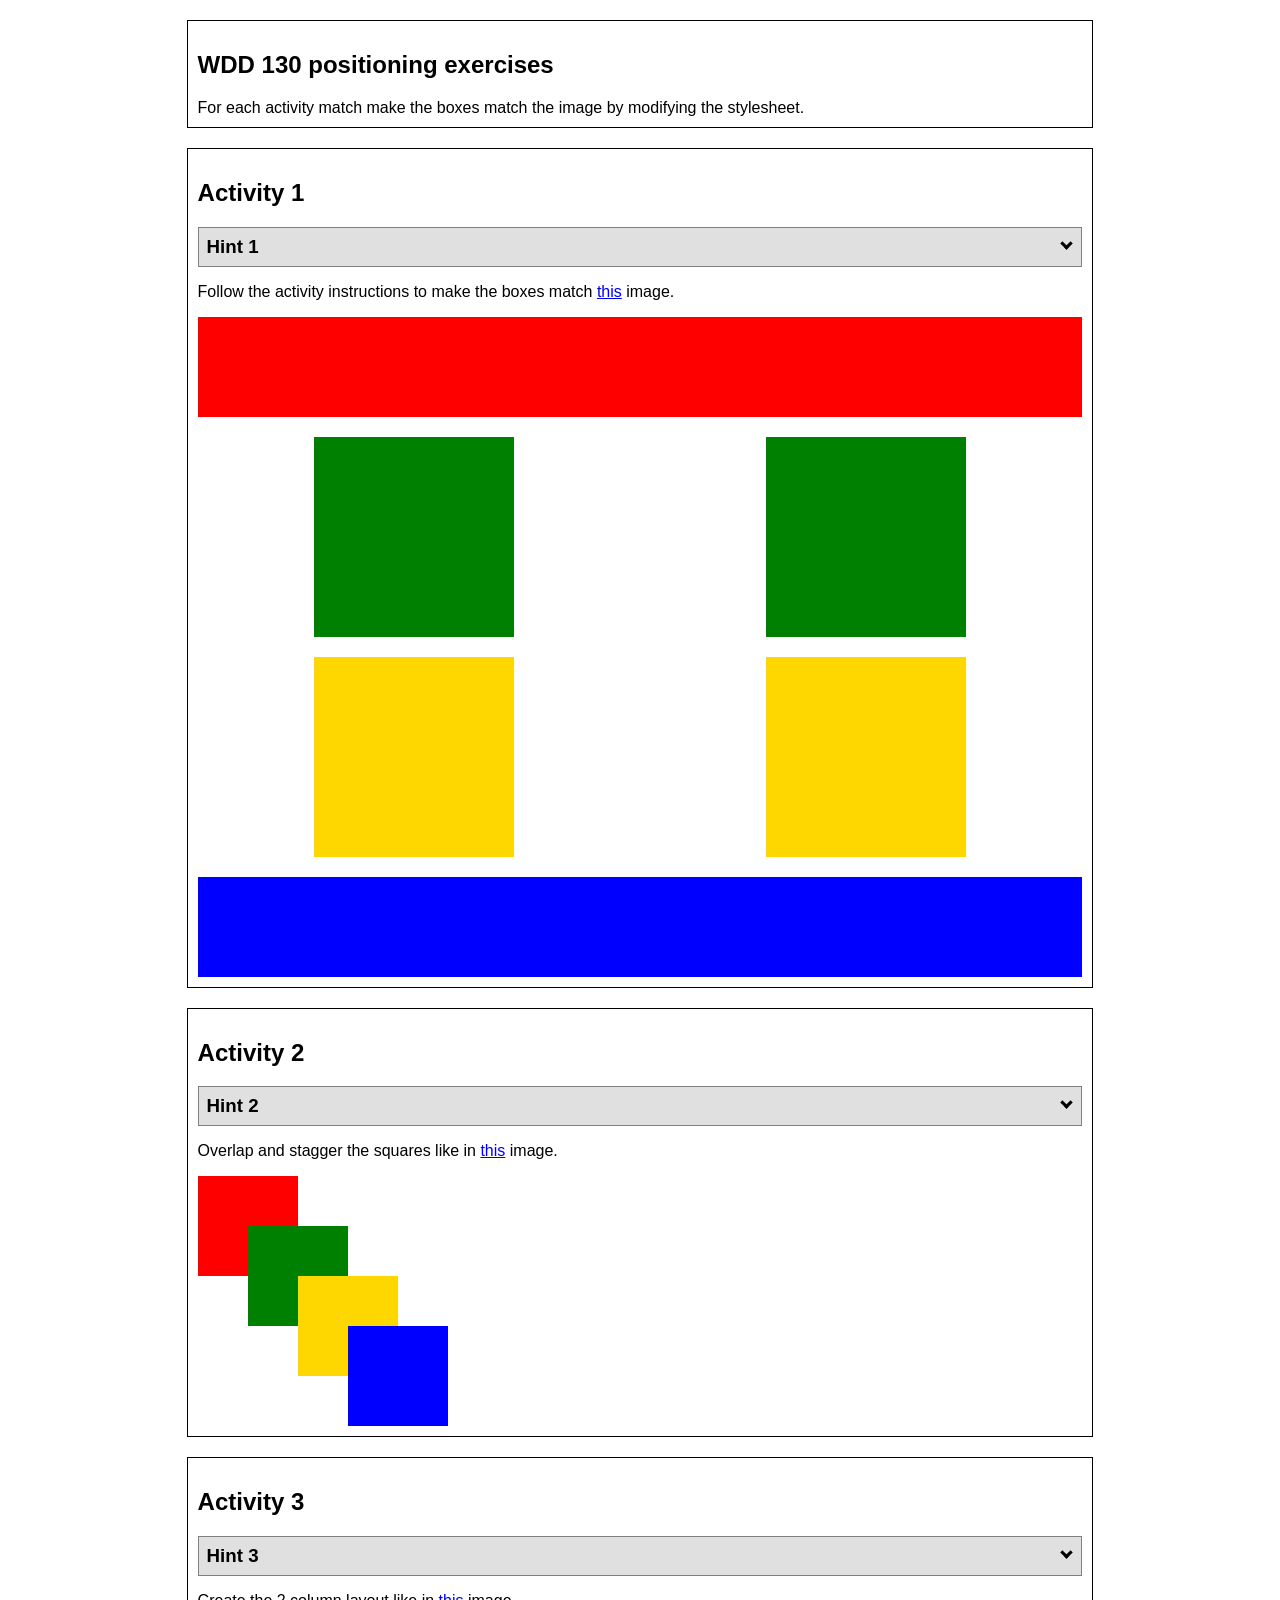
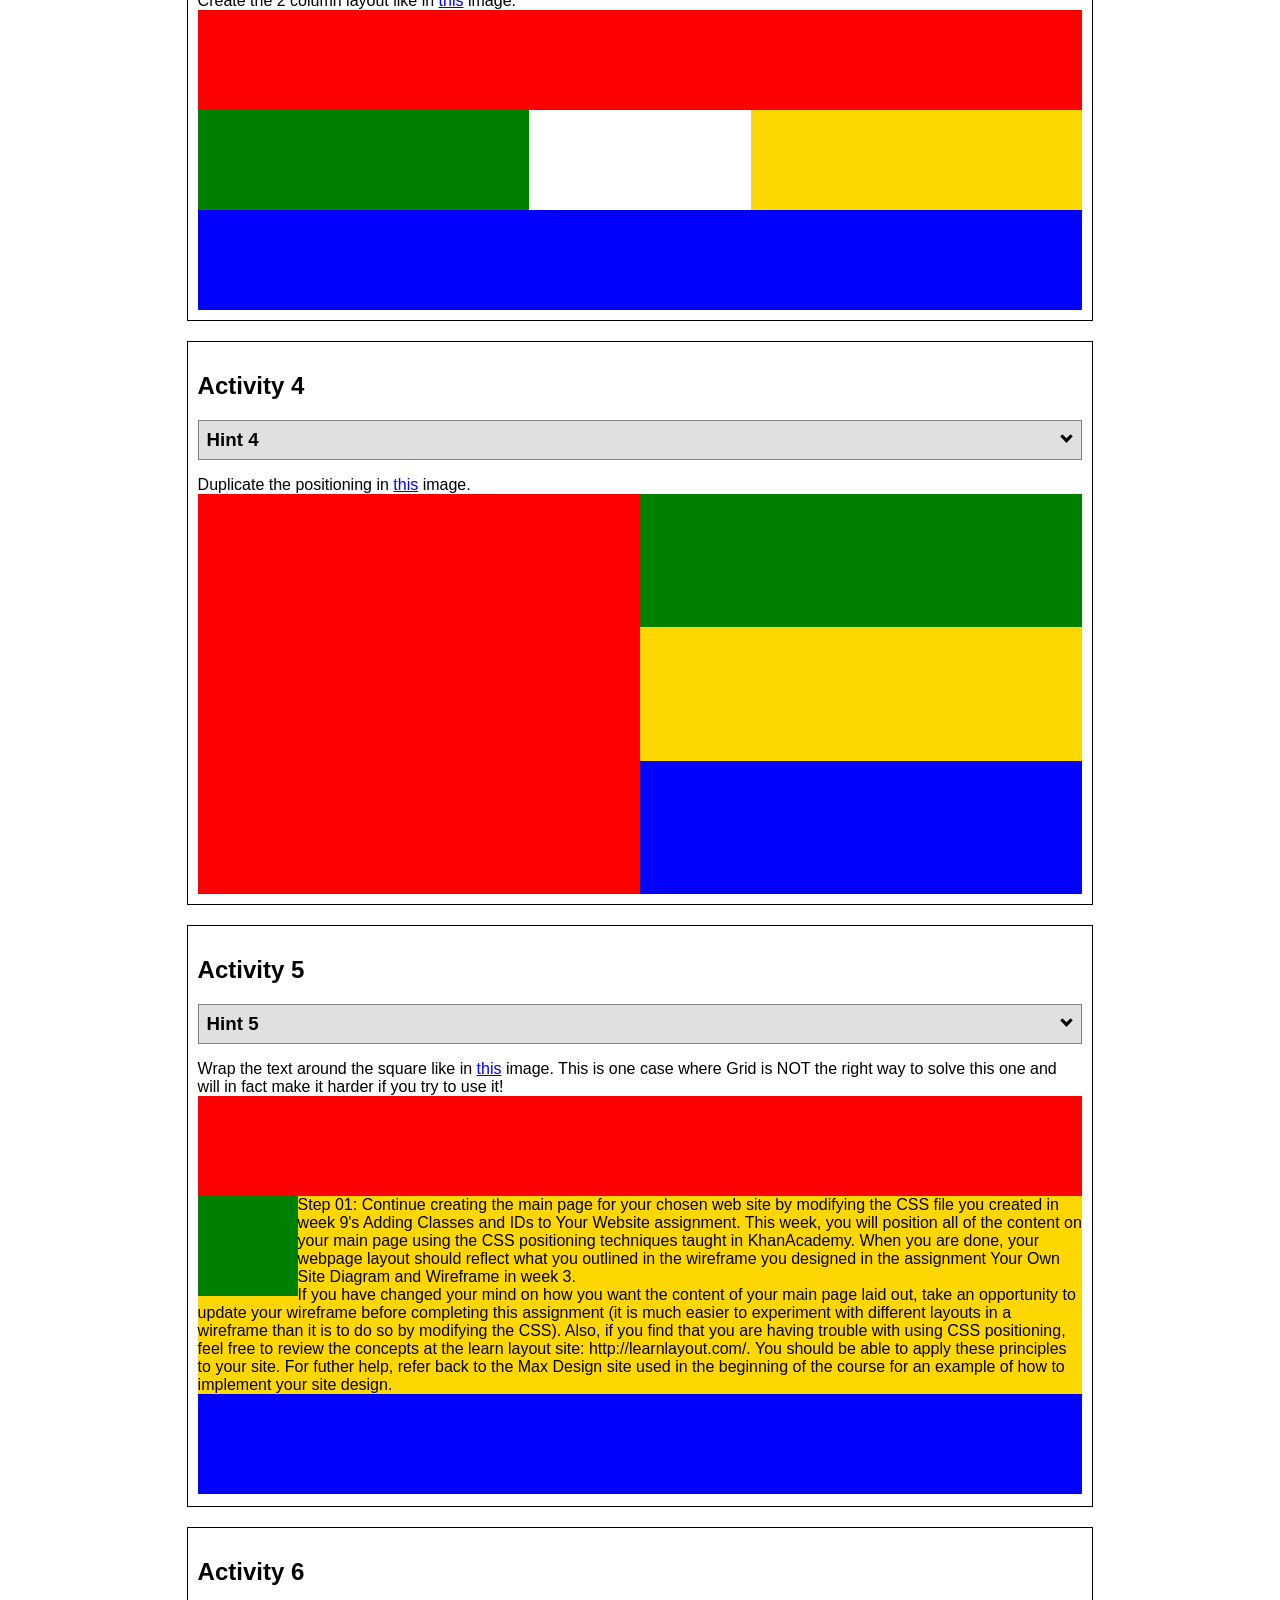
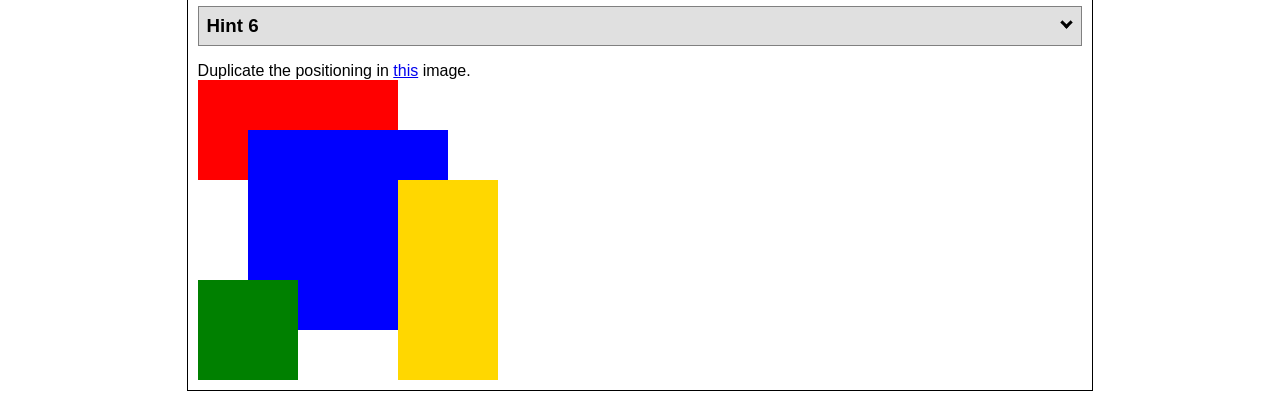
<file: ice/positioning/positioning/positioning.html>
<!DOCTYPE html>
<html lang="en">
  <head>
    <!-- HTML - Name: positioning.html -->
    <title>Positioning Activity</title>
    <link rel="stylesheet" type="text/css" href="positionstyles.css" />
  </head>
  <body>
    <div class="activity">
      <h2>WDD 130 positioning exercises</h2>
      For each activity match make the boxes match the image by modifying the stylesheet.</div>
    <div class="activity">
      <h2>Activity 1</h2>
      <section class="hint"><input type="checkbox" ><i></i> <h3>Hint 1</h3><div><p>Use the activity instructions for the firt activity</a></p></div></section>
      <p>Follow the activity instructions to make the boxes match  <a href="images/example1.png" target="_blank">this</a> image.</p>
      <div class="content1" >
        <div class="red1" ></div>
        <div class="green1" ></div>
        <div class="green1" ></div>
        <div class="yellow1"></div>
        <div class="yellow1"></div>
        <div class="blue1"></div>
      </div>
    </div>
    <div class="activity">
      <h2>Activity 2</h2>
      <section class="hint"><input type="checkbox" > <h3>Hint 2</h3><i></i><div>
      <ul>
      <li>grid-template-columns: 50px 50px 50px 50px 50px </li></ul></div></section>
      <p>Overlap and stagger the squares like in <a href="images/example2.png" target="_blank">this</a> image.</p>
      <div class="content2" >
        <div class="red2" ></div>
        <div class="green2" ></div>
        <div class="yellow2"></div>
        <div class="blue2"></div>
      </div>
    </div>
    <div class="activity">
      <h2>Activity 3</h2>
      <section class="hint"><input type="checkbox" > <h3>Hint 3</h3><i></i><div><p>This one is going to be best solved with CSS Grid. Remember to make the boxes the right width first...then start moving them around. </p><h4>Properties used:</h4><ul><li>display:grid;</li><li>grid-template-columns:</li><li>grid-column-gap:</li>
        <li>grid-column:</li>  </ul></div></section>
      Create the 2 column layout like in <a href="images/example3.png" target="_blank">this</a>  image.
      <div class="content3" >
        <div class="red3" ></div>
        <div class="green3" ></div>
        <div class="yellow3"></div>
        <div class="blue3"></div>
      </div>
    </div>
    <div class="activity">
      <h2>Activity 4</h2>
      <section class="hint"><input type="checkbox" > <h3>Hint 4</h3><i></i><div><p>For the others we have been primarily concerned with width. For this one you will need to adjust height as well. </p><h4>Properties used:</h4><ul><li>display:grid;</li><li>grid-template-columns:</li><li>grid-row:</li></ul></div></section>
      Duplicate the positioning in <a href="images/example4.png" target="_blank">this</a> image. 
      <div class="content4" >
        <div class="red4" ></div>
        <div class="green4" ></div>
        <div class="yellow4"></div>
        <div class="blue4"></div>
      </div>
    </div>

    <div class="activity">
      <h2>Activity 5</h2>
      <section class="hint"><input type="checkbox" > <h3>Hint 5</h3><i></i><div><p>Grid is <strong>not</strong> the right way to do this.  In fact there is only one way to really do that...and that is with float. Remember that we float the thing we want the text to wrap around.  Also remember to start by making all the shapes the right size and shape.</p><h4>Properties used:</h4><ul><li>float: left;</li></ul></div></section>
      Wrap the text around the square like in <a href="images/example5.png" target="_blank">this</a> image. This is one case where Grid is NOT the right way to solve this one and will in fact make it harder if you try to use it!
      <div class="content5" >
        <div class="red5" ></div>
        <div class="green5" ></div>
        <div class="yellow5">Step 01: Continue creating the main page for your chosen web site by modifying the CSS file you created in week 9's Adding Classes and IDs to Your Website assignment. This week, you will position all of the content on your main page using the CSS positioning techniques taught in KhanAcademy. When you are done, your webpage layout should reflect what you outlined in the wireframe you designed in the assignment Your Own Site Diagram and Wireframe in week 3. <br />
          If you have changed your mind on how you want the content of your main page laid out, take an opportunity to update your wireframe before completing this assignment (it is much easier to experiment with different layouts in a wireframe than it is to do so by modifying the CSS). Also, if you find that you are having trouble with using CSS positioning, feel free to review the concepts at the learn layout site: http://learnlayout.com/. You should be able to apply these principles to your site. For futher help, refer back to the Max Design site used in the beginning of the course for an example of how to implement your site design.</div>
        <div class="blue5"></div>
      </div>
    </div>
    <div class="activity">
      <h2>Activity 6</h2>
      <section class="hint"><input type="checkbox" > <h3>Hint 6</h3><i></i><div><p>This one is all about visualizing the grid behind the layout. If you are having a hard time doing that first: all the sizes are even multiples of 100, and second here is another example with the lines drawn: <a href="images/example6-hint.png" target="_blank">example 6 with lines</a>. For this one you will find it easiest if you use px for the column width. You can also use <kbd>z-index</kbd> to control the element layering.    </p><h4>Properties used:</h4><ul><li>display:grid;</li><li>grid-template-columns:</li><li>grid-column:</li><li>grid-row:</li><li><a href="https://www.w3schools.com/cssref/pr_pos_z-index.asp" target="_blank">z-index:</a></li></ul></div></section>
      Duplicate the positioning in <a href="images/example6.png" target="_blank">this</a> image.
      <div class="content6" >
        <div class="red6" ></div>
        <div class="green6" ></div>
        <div class="yellow6"></div>
        <div class="blue6"></div>
      </div>
    </div>
  </body>
</html>
</file>
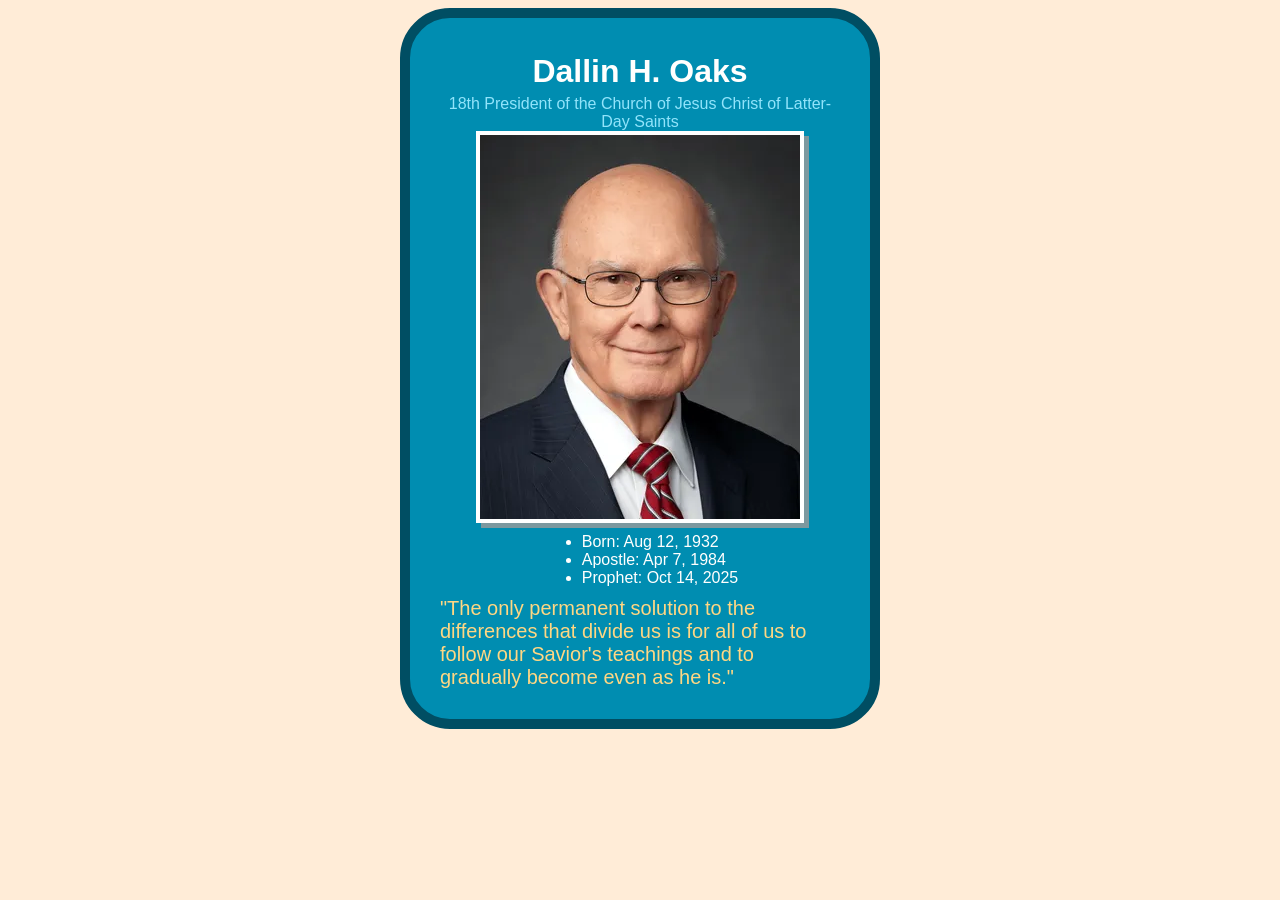
<file: ice/prophet_cards/prophet_cards/oaks.html>
<!DOCTYPE html>
<html lang="en">
<head>
    <meta charset="UTF-8">
    <meta name="viewport" content="width=device-width, initial-scale=1.0">
    <title>Dallin H. Oaks</title>
    <link rel="stylesheet" href="ice_style.css">
</head>
<body>
    <!-- Insert HTML elements here -->
<main class="card">
    <h1 id="title"> Dallin H. Oaks</h1>
    <a id="sub-title" href="https://churchofjesuschrist.org"> 18th President of the Church of Jesus Christ of Latter-Day Saints
    </a>
    <img id="image" src="images/oaks.webp" alt="President Dallin H. Oaks">
    <ul id="list">
        <li>Born: Aug 12, 1932</li>
        <li>Apostle: Apr 7, 1984</li>
        <li>Prophet: Oct 14, 2025</li>
    </ul>
    <p id="quote"> "The only permanent solution to the differences that divide us is for all of us to follow our Savior's teachings and to gradually become even as he is." </p>
</main>
</body>
</html>
</file>
<file: style.css>
/* COLORS (in order from lightest to darkest):
 FROSTED BLUE: #89D2DC
 SLATE BLUE: #6564DB
 BRIGHT INDIGO: #232ED1
 PRUSSIAN BLUE: #101D42
 INK BLACK: #0D1317


 FONTS:
Titles: "Century Gothic", Helvetica, sans-serif
Paragraphs: Georgia, 'Times New Roman', Times, serif
*/

body {
    background-color: #101D42;
    color: white;
}
/*************HEADER***************/
header {
    display: grid;
    grid-template-columns: 200px 1fr;
    background: #89D2DC;
    font-family: "Century Gothic", Helvetica, sans-serif;
    border-radius: 10px;
}
#logo {
    height: 200px;
    width: 200px;
    grid-column: 1/2;
    border: 3px solid white;
    border-radius: 20%;
}
.class-name {
    grid-column: 2/3;
    margin: auto;
    font-size:4em;
    color: #0D1317;
}

/********* NAVIGATION *********/
nav {
    font-family: "Century Gothic", Helvetica, sans-serif;
    font-size: 1.5em;
    background: #6564DB;
    height: 100px;
    align-items: center;
    border-radius: 15px;
}
nav ul {
    display: flex;
    justify-content: space-around;
    list-style-type: none;
    margin: auto;
    padding: 35px;
}
nav a {
    text-decoration: none;
    box-sizing: border-box;
    text-align: center;
    color: white;
    padding: 36px 50px;
    
}
nav a:hover {
    color: black;
    background: #89D2DC;
}

/**********MAIN************/
main {
    display: grid;
    grid-template-columns: 1fr 1fr 1fr;
    background-color: #101D42;
    border-radius: 15px;
    font-family: Georgia, 'Times New Roman', Times, serif;
}
.clink {
    text-decoration: none;
    color: rgb(91, 221, 244);
}
.clink:hover {
    color: white;
}
h2 {
    font-family: "Century Gothic", Helvetica, sans-serif;
}
.wwr {
    grid-column: 1/2;
    margin: 10px;
    text-align: center;
    background: #232ED1;
    border-radius: 15px;
    padding: 15px;
}
.wwr ul {
    list-style-type: none;
    text-align: center;
    padding-right: 30px;

}
.ice {
    grid-column: 2/3;
    margin: 10px;
    text-align: center;
    background: #232ED1;
    border-radius: 15px;
    padding: 15px;
}
main li {
    padding: 10px;
}
.ice ul {
    list-style-type: none;
    text-align: center;
    padding-right: 30px;
}
.about-me {
    grid-column: 3/4;
    margin: 10px;
    text-align: center;
    background: #232ED1;
    border-radius: 15px;
    padding: 10px;
}
#about-me-table {
    justify-self: center;
}
#about-me-table tr th {
    padding: 0px 30px;
}
#about-me-table tr td a {
    color: white;
    text-decoration: none;
    padding: 5px;
}
#about-me-table tr td a:hover {
    color: black;
    background: #89D2DC;
}
/* IMAGE PROPERTIES */
#img-wwr {
    width: 270px;
    margin-top: 5px;
    border: 3px solid white;
    border-radius: 50%;

}
#img-me {
    width: 270px;
    margin-top: 5px;
    border: 3px solid white;

}
#img-ice {
    height: 270px;
    margin-top: 5px;
    border: 3px solid black;

}

/*WEB DEVELOPMENT SECTION*/
.web-dev {
    display: grid;
    grid-template-columns: 50px 1fr 1fr 1fr 50px;
    grid-template-rows: 100px 100px 100px;
    margin-top: 50px;
}
#web-dev-i {
    height: 100%;
    width: 100%;
    grid-column: 4/5;
    grid-row: 1/4;
    border: 10px solid white;
    border-radius: 3px;
}
#web-dev-t {
    font-family: "Century Gothic", Helvetica, sans-serif;
    grid-column: 2/4;
    grid-row: 1/2;
    font-size: 3em;
    align-self: center;
    justify-self: center;
}
#web-dev-p {
    font-family: Georgia, 'Times New Roman', Times, serif;
    grid-column: 2/4;
    grid-row: 2/4;
    font-size: large;
    justify-content: center;
    padding-left: 100px;
    padding-right: 100px;
}


/* FOOTER */
footer {
    display: flex;
    justify-content: space-around;
    margin-top: 100px;
    background: #89D2DC;
    font-family: "Century Gothic", Helvetica, sans-serif;
    margin-left: -5px;
    margin-right: -5px;
    padding: 20px;
    align-items: center;
    color: black;
}
#contact-f {
    text-decoration: none;
    color: black;
    padding: 44px 30px;

}
#contact-f:hover {
    background: #38939f;
    color:white;
}
#fb {
    padding: 15px;
}
#tw {
    padding: 15px;
}
#inst {
    padding: 15px;
}
</file>
<file: wwr/styles/style.css>
#content {
    max-width: 1600px;
    margin: 0 auto;
}
nav a {
    text-align: center;
    color: black;
    text-decoration: none;
    font-family: Georgia, sans-serif;
    padding: 35px;
}
nav {
    display: flex;
    justify-content: space-around;
}
#hero {
    display: grid;
    grid-template-columns: 1fr 3fr 1fr;
    margin-top: -100px;
}
#hero-box {
    grid-column: 1/4;
    grid-row: 1/3;
    z-index: -1;
}
#hero-msg {
    grid-column: 2/3;
    grid-row: 1/2;
    margin-top: 100px;
}
#hero-msg h1 {
    text-align: center;
    color: white;

}
#hero-msg h2 {
    text-align: center;
    color: white;
}
#hero-img {
    width: 100%;
}
.button-box {
    text-align: center;
    margin-top: 50px;
}
main section {
    text-align: center;
}
#background {
    height: 725px;
    background-color: #3D2C2E;
    grid-column: 1/11;
    grid-row: 4/9;;
}
.home-grid {
    display: grid;
    grid-template-columns: repeat(10, 1fr);
}
/* background colors:
--primary-color: #424C55  (dark blue);
--secondary-color: #F5EDF0 (cream whtie);
--accent1-color: #3D2C2E brown;
--accent2-color: white;
change the values below to your chosen font(s)
  --heading-font: Arial, sans-serif;
  --paragraph-font: Georgia, sans-serif;
*/
body {
    background-color: #F5EDF0;
    font-family: Georgia, sans-serif;
    font-size: 22px;
    margin: 0;
    padding: 0;
}
h2 {
    margin:0;
}
header {
    background-color: #424C55;
    display: grid;
    grid-template-columns: 150px auto;
    opacity: .9;
}
nav a:hover {
    background-color:lightblue;
    color: black;
}
.book, .join {
    background-color: white;
    color: #424C55;
    text-decoration: none;
    font-family: Georgia, sans-serif;
    font-size: 18px;
    margin-top: 50px;
    padding: 15px 30px;
    border-radius: 5px;
}
.book:hover, .join:hover {
    background-color: lightblue;
    color: black;
}
.msg {
    background-color: #424C55;
    line-height: 1.5em;
    padding: 35px;
    grid-column: 5/11;
    grid-row: 6/7;
    box-shadow: 5px 5px 10px #6f7364;

}
.home-title {
    color: #424C55;
    font-family: Arial, sans-serif;
    font-size: 2em;
    margin-top: 10px;
}
h4 {
    color: #424C55;
    font-family: Arial, sans-serif;
}
.msg h2 {
    color: white;
    font-family: Arial, sans-serif;
}
.msg p {
    color: white;
    font-family: Georgia, sans-serif;
    font-size: .8em;
    padding-bottom: 15px;
}
.logo {
    width: 80px;
}
#logo-link {
    padding-top: 5px;
    justify-self: center;
    align-self: center;
}
.icon {
    width: 80px;
    padding-top: 10px;

}
.rivers-card, .camping-card, .rapids-card {
    margin: 200px 0;
}
.rivers-card {
    grid-column: 2/4;
    grid-row: 2/3;
}
.camping-card {
    grid-column: 5/7;
    grid-row: 2/3;
}
.rapids-card {
    grid-column: 8/10;
    grid-row: 2/3;
}
.card-img {
    border: 10px solid #d9c2a3;
    transition: transform .5s;
    box-shadow: 5px 5px 10px #6f7364;
}
.card-img:hover {
    opacity: .6;
    transform: scale(1.1);
}
.card-img, .mountains {
    width: 100%;
}
.mountains {
    grid-column: 2/7;
    grid-row: 5/8;
    box-shadow: 5px 5px 10px #6f7364;
}
main section img {
    box-sizing: border-box;
}
footer {
    background-color: #3D2C2E;
    color: #F5EDF0;
    margin-top: 200px;
    padding: 25px 50px;
    display: flex;
    justify-content: space-around;
    align-items: center;
}
footer a {
    color: white;
    text-decoration: none;
    font-family: Georgia, sans-serif;
}
footer a:hover {
    color: black;
}
footer p {
    font-size: 1.2em;
    font-family: Georgia, sans-serif;
}
footer p a:hover {
    text-decoration: underline;
}
footer .social img {
    padding-top: 15px;
}
@media screen and (max-width: 900px) {
    #hero, .home-grid {
        display: block;
        height: auto;
    }
    nav, footer {
        flex-direction: column;
    }
    nav a {
        display: block;
        padding: 15px;
    }
    #hero {
        margin-top: 0;
    }
    #hero-msg {
        margin-top: 0;
    }
    #hero-msg h4 {
        display: none;
    }
    #hero-msg h1 {
        color: #6f7364;
    }
    .home-title {
        font-size: 25px;
    }
    .rivers-card, .camping-card, .rapids-card { 
        margin: 50px auto;
        width: 60%;
    }
    #background {
        display: none;
    }
    .mountains, .msg {
        width: 80%;
        display: block;
        margin: 0 auto;
    }
    footer {
        margin-top: 25px;
    }
}
</file>
<file: ice/valentines/valentines/styles/styles.css>
/* Add your CSS here to style your valentines day page */
/*
Author: Jake Powell
Class: WDD 130
Date: 11 FEB 2026
citations:
{0}
{1}: VS CODE
*/
/**************** body************/

body {
    background-color: purple;
    color: pink;
    font-family: "Comic Sans MS", sans-serif;
    text-align: center;
}
/**************** wrapper************/
#wrapper {
    color: pink;
}
/****************header************/
header {
    color: red;
    background-color: pink;
    border: 1px solid rgb(203, 17, 220);
}
/****************nav************/
nav {
    border: 0px solid black; /*does nothing*/
}
/****************ul & li************/
ul {
    columns: 4;
    column-gap: 30px;
}
li {
    list-style: none;
}
/****************main************/
main{
    background-color: rgb(161, 20, 43);
    display: grid;
    grid-template-columns: 1fr 1fr 1fr;
}
/****************h1************/
h1 {
    color: pink;
    grid-column: 1/4;
}
/****************image************/
img {
    width: 30%;
    grid-column: 1/4;
    margin: 0 auto;
    border: 2px solid white;
}
/****************sections************/
section {
    background-color: white;
    color: hotpink;
    border: 4px solid rgb(104, 3, 3);
    padding: 5%;
    border-radius: 5%;
    margin: 3%;
}
/****************footer************/
footer {
    background-color:rgb(183, 11, 183);

}
</file>
<file: style2.css>
/* COLORS (in order from lightest to darkest):
 FROSTED BLUE: #89D2DC
 SLATE BLUE: #6564DB
 BRIGHT INDIGO: #232ED1
 PRUSSIAN BLUE: #101D42
 INK BLACK: #0D1317


 FONTS:
Titles: "Century Gothic", Helvetica, sans-serif
Paragraphs: Georgia, 'Times New Roman', Times, serif
*/

body {
    background-color: #101D42;
    color: white;
}
/*************HEADER***************/
header {
    display: grid;
    grid-template-columns: 200px 1fr;
    background: #89D2DC;
    font-family: "Century Gothic", Helvetica, sans-serif;
    border-radius: 10px;
}
#logo {
    height: 200px;
    width: 200px;
    grid-column: 1/2;
    border: 3px solid white;
    border-radius: 20%;
}
.class-name {
    grid-column: 2/3;
    margin: auto;
    font-size:4em;
    color: #0D1317;
}

/********* NAVIGATION *********/
nav {
    font-family: "Century Gothic", Helvetica, sans-serif;
    font-size: 1.5em;
    background: #6564DB;
    height: 100px;
    align-items: center;
    border-radius: 15px;
}
nav ul {
    display: flex;
    justify-content: space-around;
    list-style-type: none;
    margin: auto;
    padding: 35px;
}
nav a {
    text-decoration: none;
    box-sizing: border-box;
    text-align: center;
    color: white;
    padding: 36px 50px;
    
}
nav a:hover {
    color: black;
    background: #89D2DC;
}

/********************MAIN*****************/

main {
    background-color: #101D42;
    border-radius: 15px;
    font-family: Georgia, 'Times New Roman', Times, serif;
    margin-top: 50px;
}
main img {
    width: 20%;
    border: 2px solid white;
    border-radius: 10px;
}
main p {
    width: 50%;
}

/* FOOTER */
footer {
    display: flex;
    justify-content: space-around;
    margin-top: 100px;
    background: #89D2DC;
    font-family: "Century Gothic", Helvetica, sans-serif;
    margin-left: -5px;
    margin-right: -5px;
    padding: 20px;
    align-items: center;
    color: black;
}
#contact-f {
    text-decoration: none;
    color: black;
    padding: 44px 30px;

}
#contact-f:hover {
    background: #38939f;
    color:white;
}
#fb {
    padding: 15px;
}
#tw {
    padding: 15px;
}
#inst {
    padding: 15px;
}
</file>
<file: style1.css>
/* COLORS (in order from lightest to darkest):
 FROSTED BLUE: #89D2DC
 SLATE BLUE: #6564DB
 BRIGHT INDIGO: #232ED1
 PRUSSIAN BLUE: #101D42
 INK BLACK: #0D1317


 FONTS:
Titles: "Century Gothic", Helvetica, sans-serif
Paragraphs: Georgia, 'Times New Roman', Times, serif
*/

body {
    background-color: #101D42;
    color: white;
}
/*************HEADER***************/
header {
    display: grid;
    grid-template-columns: 200px 1fr;
    background: #89D2DC;
    font-family: "Century Gothic", Helvetica, sans-serif;
    border-radius: 10px;
}
#logo {
    height: 200px;
    width: 200px;
    grid-column: 1/2;
    border: 3px solid white;
    border-radius: 20%;
}
.class-name {
    grid-column: 2/3;
    margin: auto;
    font-size:4em;
    color: #0D1317;
}

/********* NAVIGATION *********/
nav {
    font-family: "Century Gothic", Helvetica, sans-serif;
    font-size: 1.5em;
    background: #6564DB;
    height: 100px;
    align-items: center;
    border-radius: 15px;
}
nav ul {
    display: flex;
    justify-content: space-around;
    list-style-type: none;
    margin: auto;
    padding: 35px;
}
nav a {
    text-decoration: none;
    box-sizing: border-box;
    text-align: center;
    color: white;
    padding: 36px 50px;
    
}
nav a:hover {
    color: black;
    background: #89D2DC;
}
/**********MAIN*********/

main {
    display: grid;
    grid-template-columns: 1fr 1fr 1fr;
    padding-left: 50px;
    padding-right: 50px;
    font-family: Georgia, 'Times New Roman', Times, serif;
}

h2 {
    font-family: "Century Gothic", Helvetica, sans-serif;
}

.img {
    width: 270px;
    margin-top: 5px;
    border: 3px solid black;
    border-radius: 5px;
}

.subject {
    margin: 10px;
    text-align: center;
    background: #232ED1;
    border-radius: 15px;
    padding: 10px;
    padding-bottom: 15px;
}

.subject a {
    text-decoration: none;
    color: white;
    padding: 15px;
}
.subject a:hover {
    background: #89D2DC;
    color: black;
}
/* FOOTER */
footer {
    display: flex;
    justify-content: space-around;
    margin-top: 100px;
    background: #89D2DC;
    font-family: "Century Gothic", Helvetica, sans-serif;
    margin-left: -5px;
    margin-right: -5px;
    padding: 20px;
    align-items: center;
    color: black;
}
#contact-f {
    text-decoration: none;
    color: black;
    padding: 44px 30px;

}
#contact-f:hover {
    background: #38939f;
    color:white;
}
#fb {
    padding: 15px;
}
#tw {
    padding: 15px;
}
#inst {
    padding: 15px;
}
</file>
<file: ice/favorite_devo/styles/styles.css>
body {
  margin: 0;
  height: 100%;
  font-family: Arial, sans-serif;
  background: linear-gradient(to bottom, #d3d3d3, #001f3f);
  background-repeat: no-repeat; /* Just in case */
  background-attachment: fixed;
}

.container {
  text-align: center;
}

.header {
  padding: 20px 0;
}

.header-image {
  background-image: url('../images/icenter.png'); /* Replace with your image */
  background-repeat: no-repeat;
  background-position: center;
  height: 150px;
  display: flex;
  flex-direction: column;
  justify-content: center;
  color: white;

}

.header-image h1 {
  margin: 0;
  line-height: 0.9;
    font-size: 3.5em;
  font-weight: bold;
  text-shadow: 2px 2px 4px rgba(0, 0, 0, 0.7);
  background: #00000055;
}

.content-box {
  background-color: white;
  margin: 30px auto;
  width: 90%;
  max-width: 900px;
  padding: 40px;
  box-shadow: 5px 5px 0px black;
  min-height: 400px;
}
.devo-table {
  width: 100%;
}
th, td {
  border: 1px dotted gray;
  text-align: left;
  padding: 10px;
}
tr {
  background-color: lightgray;
}
.form-table {
  display: block;
  margin: 100px 0px;
  text-align: left;
  font-size: 1.5em;
}
.button {
  background-color: cyan;
  color: black;
  font-size: 20px;
}
.button:hover {
  background-color: darkblue;
  color: white;
  transform: scale(1.25);
}
</file>
<file: ice/signup/style.css>
body {
    background: rgb(120, 96, 64);
    font-family:'Times New Roman', Times, serif;
    display: grid;
    grid-template-columns: 1fr 1fr 1fr;
}

#formContainer {
    border: 5px solid blue;
    border-radius: 10px;
    width: 80%;
    grid-column: 2/3;
    position: relative;
    justify-content: center;
}
div h1, h2 {
    color: white;

}
#title {
    background-image: url(images/jesus_feeds_5000.jpeg);
    background-size: 100%;
    text-align: center;
    height: 200px;
}
#myForm {
    background: white;
    display: grid;
    grid-template-columns: 1fr 1fr;
}
#myForm h3 {
    text-align: center;
    grid-column: 1/3;
}
#subscribe {
    grid-column: 1/3;
    text-align: center;
}
#conditions {
    grid-column: 1/3;
    text-align: center;
}
#myForm label {
    margin: 10px;
}
#myForm input {
    margin: 10px;
}
#closeBtn {
    position: absolute;
    top: 5%;
    left: 5%;
}
#submit {
    grid-column: 1/3;
    text-align: center;
}
#scriptures {
    margin-top: 10px;
    grid-column: 1/3;
    display: grid;
    grid-template-columns: repeat(5, 1fr);
    
}
#scriptures img {
    width: 80px;
}
</file>
<file: ice/positioning/positioning/positionstyles.css>
/* CSS - Name: "positionstyles.css" */
/* Activity 1 styles */
.content1 {
  /* This is the parent of the activity 1 boxes. */
  display: grid;
  grid-template-columns: 1fr 1fr;
  gap: 20px;
  justify-items: center;
}
.red1 { 
  width: 100%; 
  height: 100px; 
  background-color: red;
  grid-column: 1/3;
} 
.green1 {
  width: 200px; 
  height: 200px; 
  background-color: green;} 
.yellow1 {
  width: 200px; 
  height: 200px; 
  background-color: gold; 
} 
.blue1 {
  width: 100%; 
  height: 100px; 
  background-color: blue; 
  grid-column: 1/3;
} 
/* Activity 2 styles */ 
.content2 {
  /* This is the parent of the activity 2 boxes. */
  /* position: relative; */
 display: grid;
 grid-template-columns: 50px 50px 50px 50px 50px;
}
.red2 {
  width: 100px; 
  height: 100px; 
  background-color: red; 
  /* position: absolute;
  top: 0;
  left: 0; */
} 
.green2 { 
  width: 100px; 
  height: 100px; 
  background-color: green; 
  margin-top:50px;

  /* position: absolute;
  top: 50px;
  left: 50px; */
} 
.yellow2 {
  width: 100px; 
  height: 100px; 
  background-color: gold; 
  margin-top: 100px;
  /* position: absolute;
  top: 100px;
  left: 100px; */
} 
.blue2 {
  width: 100px; 
  height: 100px; 
  background-color: blue; 
  margin-top: 150px;
  /* position: absolute;
  top: 150px;
  left: 150px; */
} 
/* Activity 3 styles */ 
.content3 {
  /* This is the parent of the activity 3 boxes. */
  display: grid;
  grid-template-columns: 1fr 1fr;
  grid-column-gap: 25%;

}
.red3 {
  width: 100%; 
  height: 100px; 
  background-color: red; 
  grid-column: 1/3;
} 
.green3 {
  width: 100%; 
  height: 100px; 
  background-color: green;
} 
.yellow3 {
  width: 100%; 
  height: 100px; 
  background-color: gold; 
} 
.blue3 {
  width: 100%;
  height: 100px; 
  background-color: blue; 
  grid-column: 1/3;
} 
/* Activity 4 styles */ 
.content4 {
  /* This is the parent of the activity 4 boxes. */
  height: 400px;
   display: grid;
  grid-template-columns: 1fr 1fr;
  grid-template-rows: 1fr 1fr 1fr;
}
.red4 {
  width: 100%; 
  height: 100%; 
  background-color: red; 
  grid-row: 1/4;
} 
.green4 {
  width: 100%; 
  background-color: green; 
} 
.yellow4 {
  width: 100%; 
  background-color: gold; 
} 
.blue4 {
  width: 100%; 
  background-color: blue; 
} 
/* Activity 5 styles */ 
.content5 {
  /* This is the parent of the activity 5 boxes. */
  height: 400px;

}
.red5 { 
  width: 100%; 
  height: 100px; 
  background-color: red; 
} 
.green5 { 
  width: 100px; 
  height: 100px; 
  background-color: green;
  float: left;
  z-index: 2; 

} 
.yellow5 {
  width: 100%; 
  height: fit-content; 
  background-color: gold; 

} 
.blue5 {
  width: 100%; 
  height: 100px; 
  background-color: blue; 
} 
/* Activity 6 styles */ 
.content6 {
  /* This is the parent of the activity 6 boxes. */
  display: grid;
  grid-template-columns: 50px 50px 50px 50px 50px 50px;
  grid-template-rows: 50px 50px 50px 50px 50px 50px;
}
.red6 {
  width: 200px; 
  height: 100px;
  background-color: red; 
  grid-column: 1/5;
  grid-row: 1/3;
  z-index: 1;

} 
.green6 {
  width: 100px; 
  height: 100px; 
  background-color: green; 
  grid-row: 5/8;
  grid-column: 1/3;
  z-index: 3;
} 
.yellow6 {
  width: 100px; 
  height: 200px; 
  background-color: gold; 
  grid-column: 5/7;
  grid-row: 3/7;
  z-index: 4;
} 
.blue6 {
  width: 200px; 
  height: 200px; 
  background-color: blue; 
  z-index: 2;
  grid-column: 2/6;
  grid-row: 2/6;
} 


/* Do not make any changes below here */
.activity {
  width: 70%; 
  margin: 20px auto; 
  font-family: Arial, sans-serif; 
  border: 1px solid black; 
  padding: 10px; 
  clear:both; 
  overflow: auto;
} 

.hint {
  border: 1px solid grey;
  background: #e0e0e0;
  padding: .5em;
  position: relative;
  margin: 1em 0;
}
.hint h3 {
  margin: 0;
}
.hint:hover {
  background: #d0d0d0;
}
.hint > div {
  display: none;
}

.hint input[type=checkbox] {
  position: absolute;
  width: 100%;
  height: 100%;
  opacity: 0;
  z-index: 1;
  cursor: pointer;
}

.hint input[type=checkbox]:checked ~ div {
  display: block;
}

.hint i {
  position: absolute;
  transform: translate(-6px, 0);
  margin-top: 16px;
  right: 10px;
  top: -3px;
}
.hint i:before, .hint i:after {
  content: "";
  position: absolute;
  background-color: black;
  width: 3px;
  height: 9px;
}
.hint i:before {
  transform: translate(2px, 0) rotate(45deg);
}
.hint i:after {
  transform: translate(-2px, 0) rotate(-45deg);
}

.hint input[type=checkbox]:checked ~ i:before {
  transform: translate(-2px, 0) rotate(45deg);
}
.hint input[type=checkbox]:checked ~ i:after {
  transform: translate(2px, 0) rotate(-45deg);
}
.hint a {
  position: relative;
  z-index: 1;
}
</file>
<file: ice/prophet_cards/prophet_cards/ice_style.css>
/* Insert styles here, this is called an internal stylesheet  */
        body {
            background: #FFECD7;
        }
        #title {
            color: #fffffe;
            font-family:Helvetica, sans-serif;
            margin: 5px auto;
        }
        #sub-title {
            color: #91E4FB;
            font-family: Helvetica, sans-serif;
            text-decoration: none;
            text-align: center;
        }
        #sub-title:hover {
            color: black;
            font-family: Helvetica, sans-serif;
            text-decoration: none;
        }
        .card {
            display: grid;
            background-color: #008DB1;
            border: 10px solid #004E63;
            border-radius: 50px;
            padding: 30px;
            width: 400px;
            justify-content: center;
            margin: auto;
        }
        #image {
            justify-content: center;
            border: 4px solid white;
            margin: 0px auto;
            box-shadow: 5px 5px rgba(155,155,155, 0.8);
        }
        #image:hover {

        }
        #list {
            color: #FFFFFE;
            font-family: Helvetica, sans-serif;
            margin: 10px auto;
        }
        #quote {
            color: #FFD783;
            font-family: 'brush script MT', sans-serif;
            margin: 0px auto;
            font-size: 1.25em;
            text-align: left;
        }
</file>
